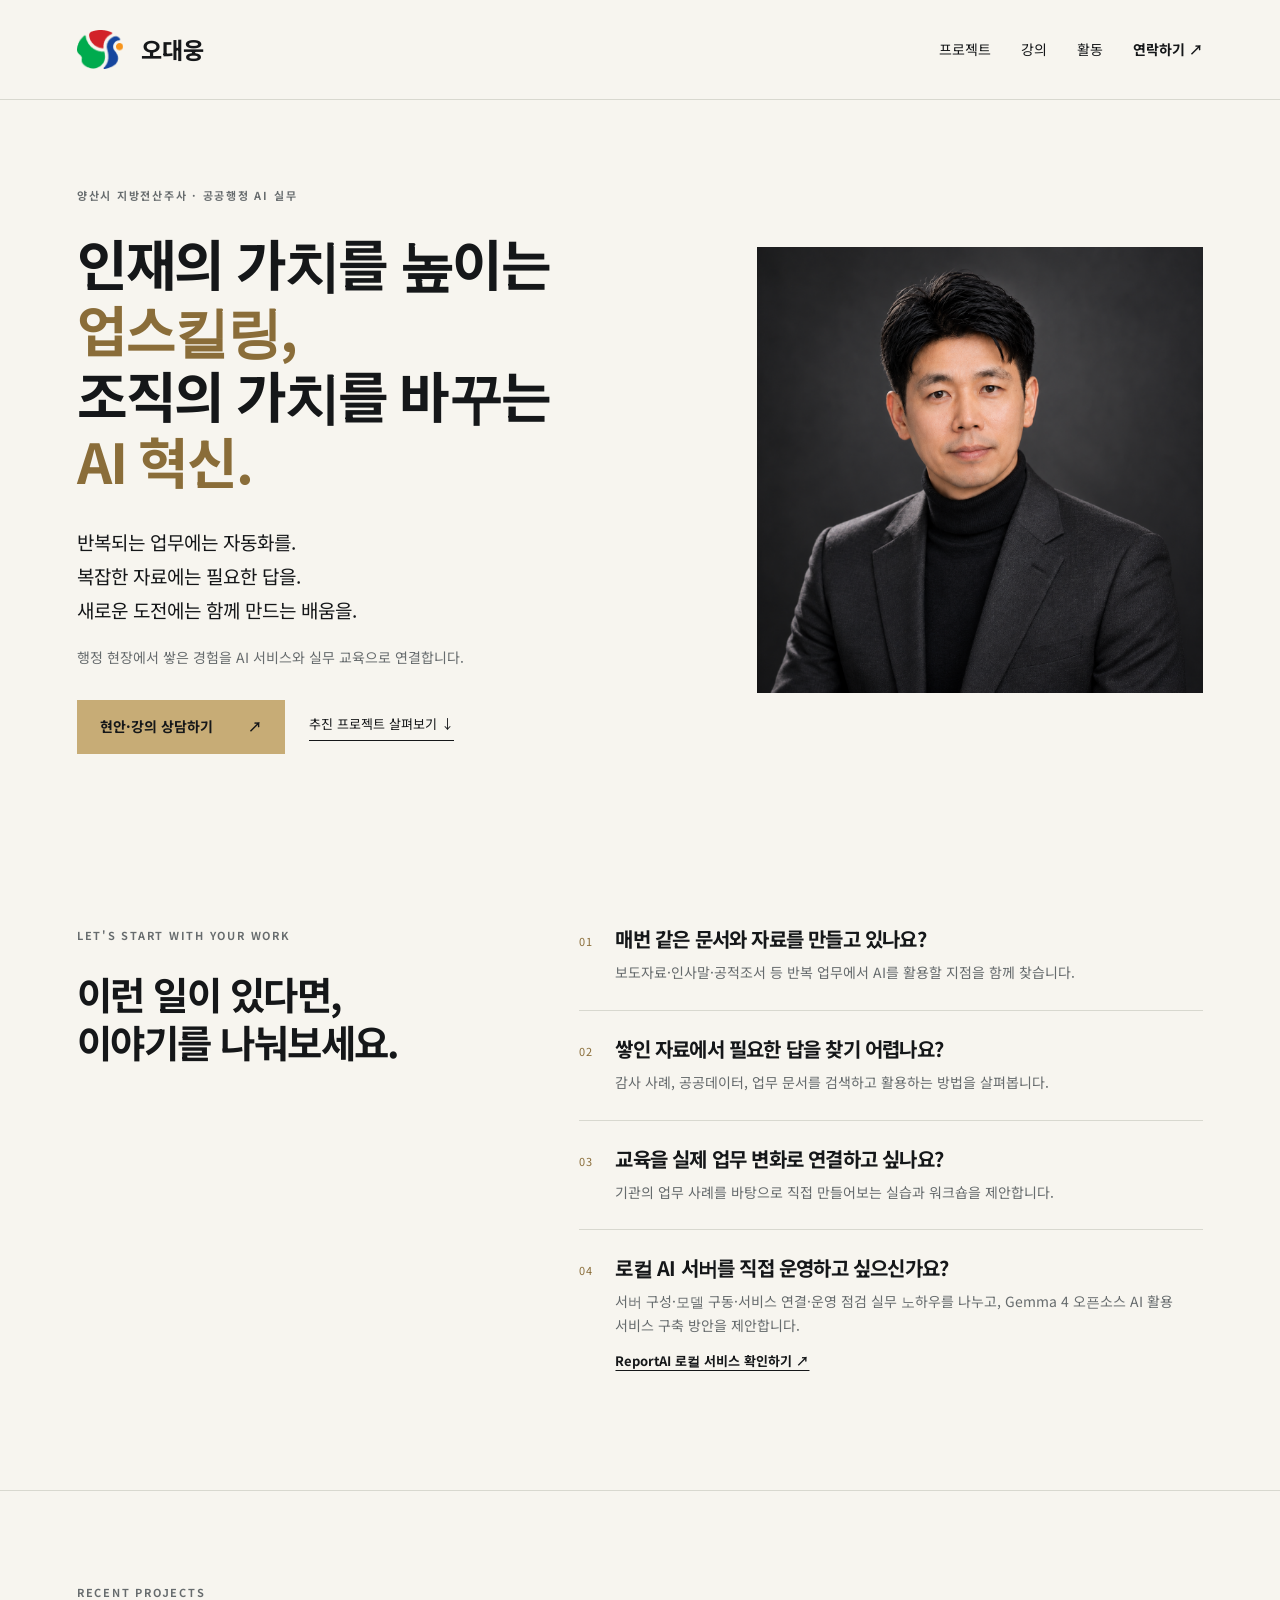
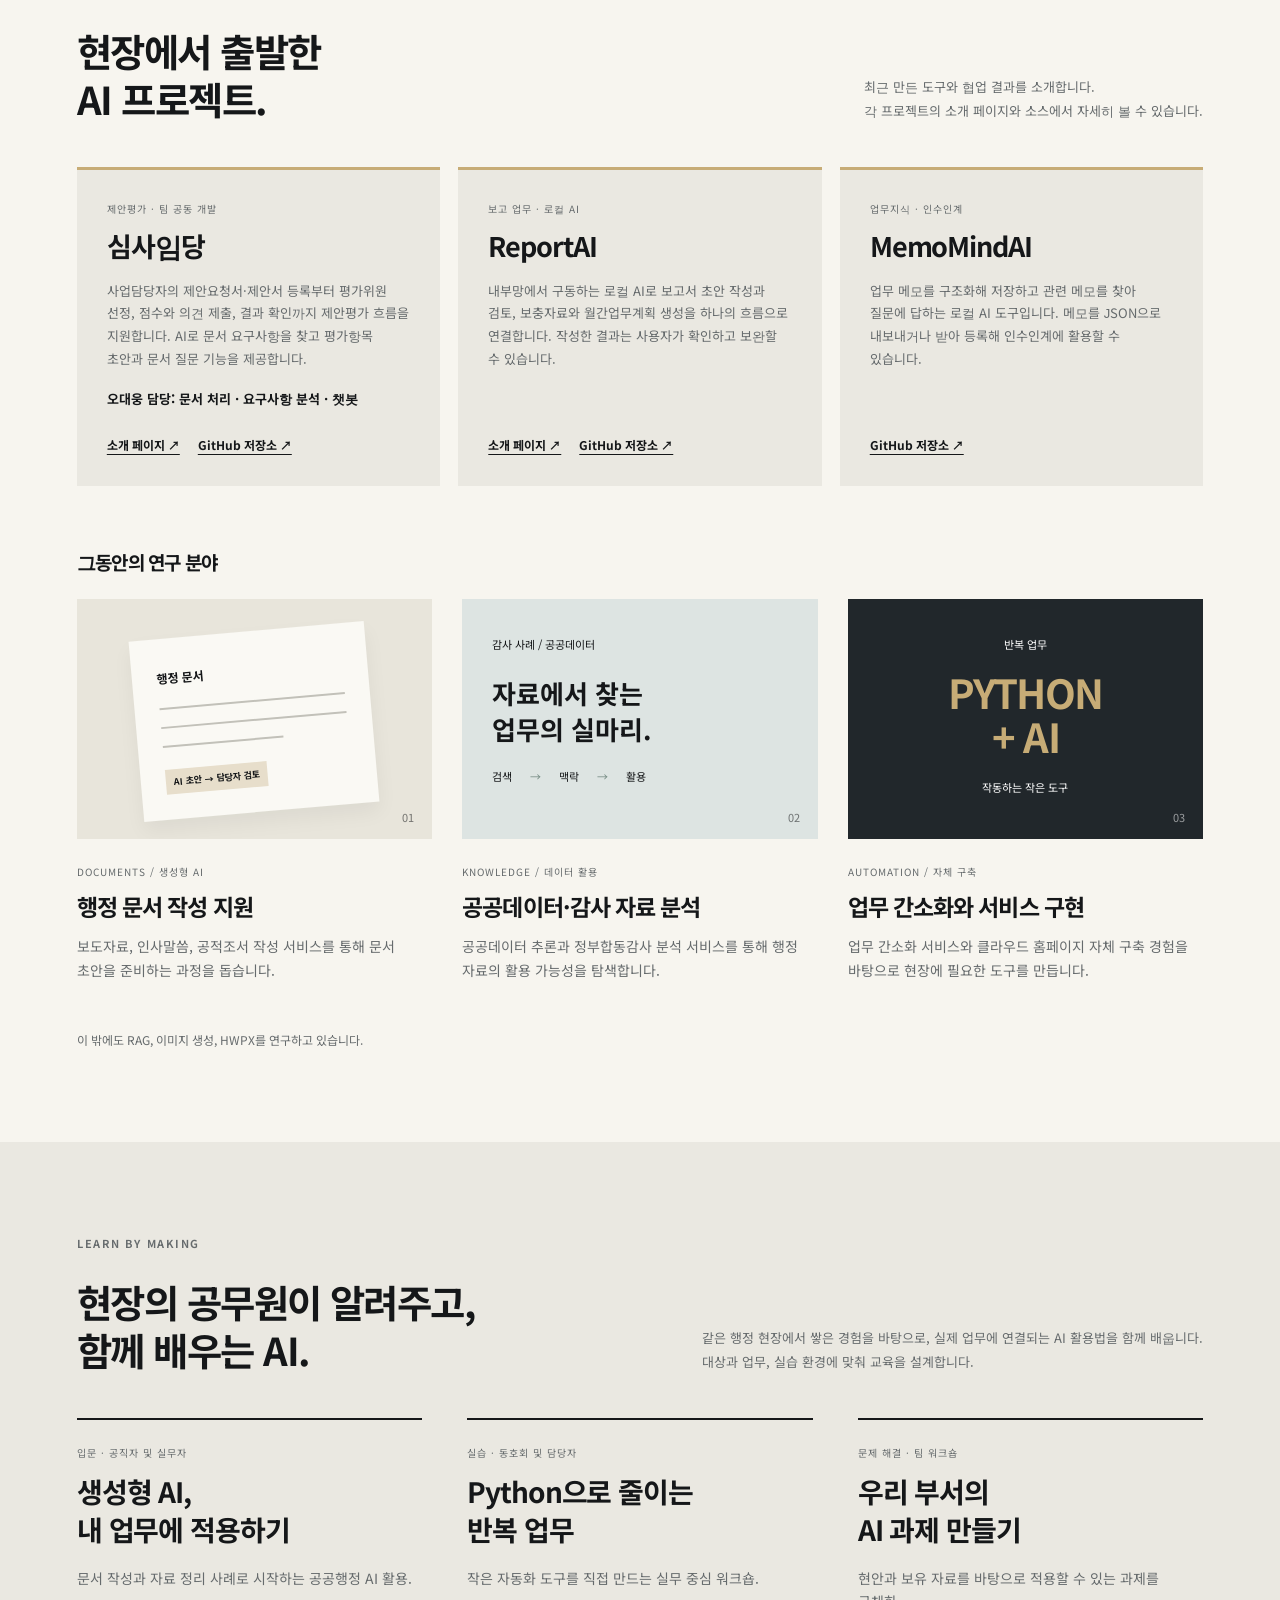
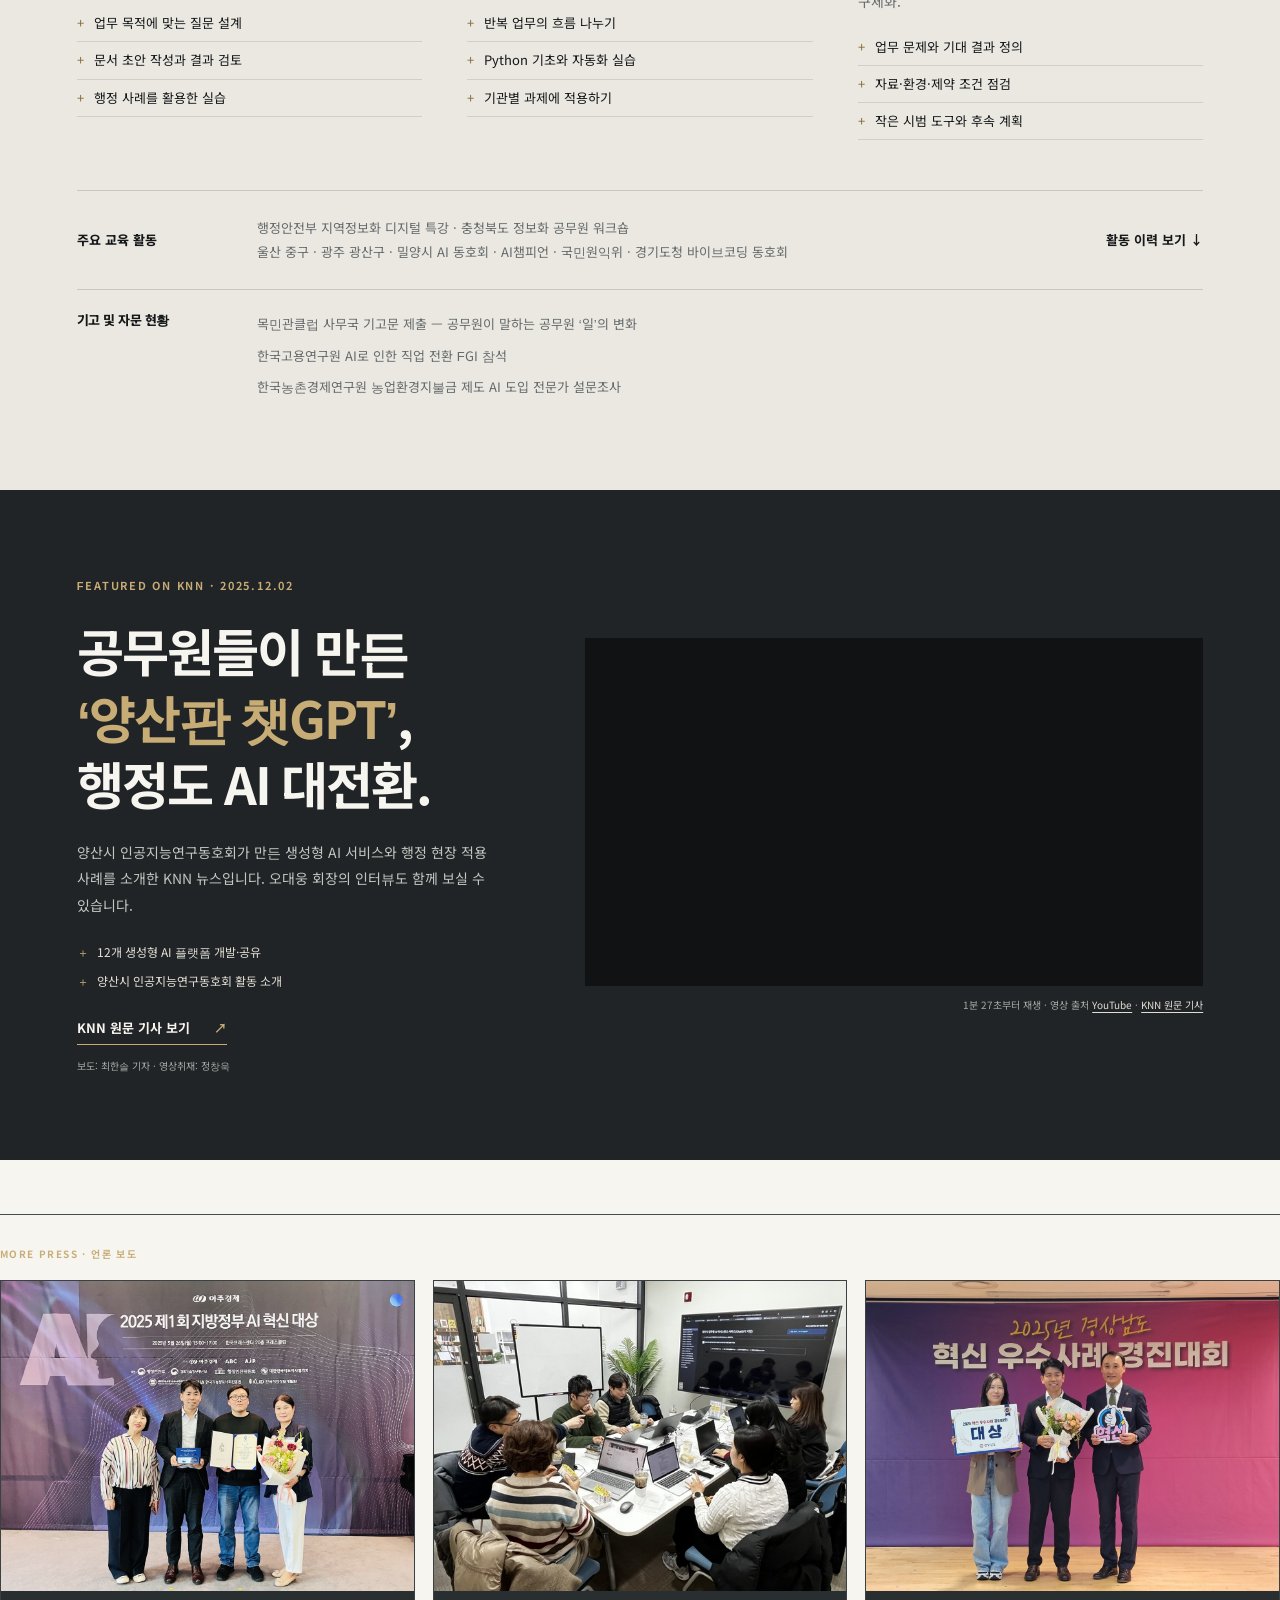
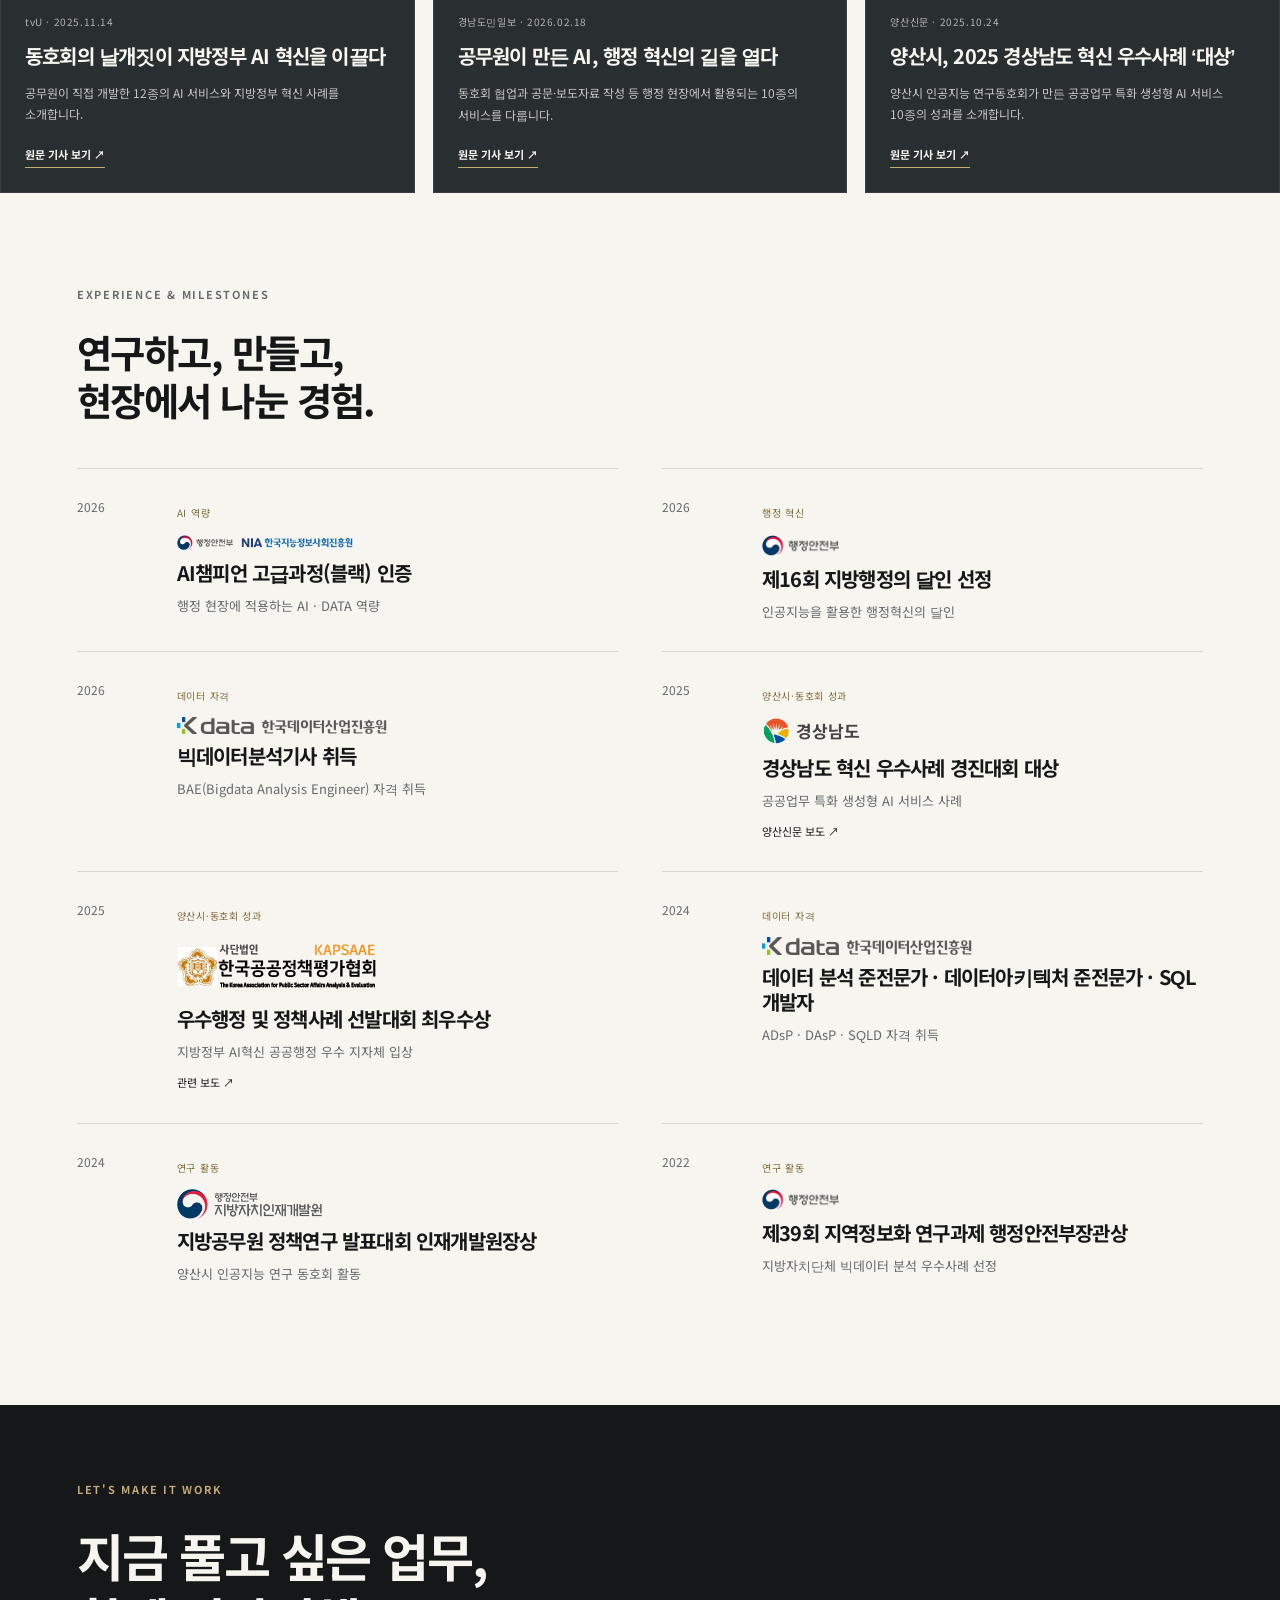
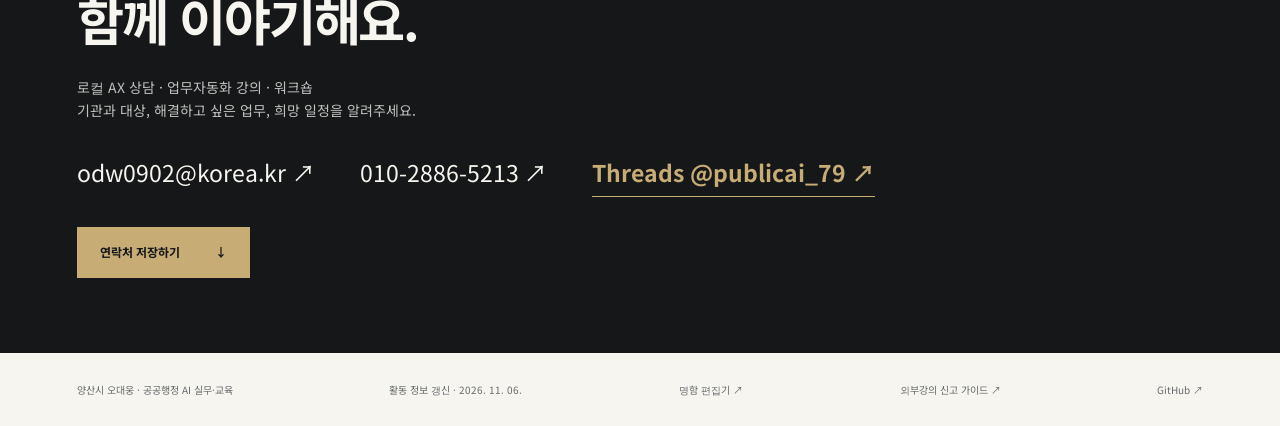
<file: index.html>
<!doctype html>
<html lang="ko">
<head>
  <meta charset="utf-8"><meta name="viewport" content="width=device-width, initial-scale=1">
  <title>양산시 오대웅 | 공공행정 AI 프로젝트 · 로컬 AX 상담·강의</title>
  <meta name="description" content="양산시 지방전산주사 오대웅의 공공행정 AI 프로젝트와 활동 소개. 로컬 AX 상담, 업무자동화 강의와 워크숍을 안내합니다.">
  <meta name="theme-color" content="#151719">
  <link rel="stylesheet" href="style.css">
  <script>
    // Keep the browser from restoring the previous scroll position on reload.
    if ("scrollRestoration" in history) history.scrollRestoration = "manual";

    const navigation = performance.getEntriesByType("navigation")[0];
    if (navigation?.type === "reload") {
      window.addEventListener("pageshow", () => {
        // Run after the browser's initial layout/anchor handling on desktop and mobile.
        requestAnimationFrame(() => requestAnimationFrame(() => {
          const root = document.documentElement;
          const previousBehavior = root.style.scrollBehavior;
          root.style.scrollBehavior = "auto";
          window.scrollTo(0, 0);
          root.style.scrollBehavior = previousBehavior;
        }));
      }, { once: true });
    }
  </script>
</head>
<body>
  <a class="skip" href="#main">본문 바로가기</a>
  <header class="header"><a class="wordmark" href="#"><img src="assets/yangsan.png" alt="양산시 마크"><span class="wordmark-name">오대웅</span></a><nav aria-label="주요 메뉴"><a href="#work">프로젝트</a><a href="#teaching">강의</a><a href="#history">활동</a><a class="nav-contact" href="#contact">연락하기 ↗</a></nav></header>
  <main id="main">
    <section class="hero">
      <div class="hero-copy"><p class="eyebrow">양산시 지방전산주사 · 공공행정 AI 실무</p><h1>인재의 가치를 높이는 <br><em>업스킬링,</em> <br>조직의 가치를 바꾸는 <br><em>AI 혁신.</em></h1><p class="intro">반복되는 업무에는 자동화를.<br>복잡한 자료에는 필요한 답을.<br>새로운 도전에는 함께 만드는 배움을.</p><p class="hero-note">행정 현장에서 쌓은 경험을 AI 서비스와 실무 교육으로 연결합니다.</p><div class="actions"><a class="button gold" href="#contact">현안·강의 상담하기 <span>↗</span></a><a class="text-link" href="#work">추진 프로젝트 살펴보기 ↓</a></div></div>
      <aside class="identity" aria-label="소개"><img class="identity-photo" src="assets/profile-2026.png" alt="양산시 오대웅 프로필 사진"></aside>
    </section>
    <section class="section needs" id="needs"><div class="section-head"><p class="eyebrow">LET'S START WITH YOUR WORK</p><h2>이런 일이 있다면, <br>이야기를 나눠보세요.</h2></div><div class="needs-list"><article><span>01</span><div><h3>매번 같은 문서와 자료를 만들고 있나요?</h3><p>보도자료·인사말·공적조서 등 반복 업무에서 AI를 활용할 지점을 함께 찾습니다.</p></div></article><article><span>02</span><div><h3>쌓인 자료에서 필요한 답을 찾기 어렵나요?</h3><p>감사 사례, 공공데이터, 업무 문서를 검색하고 활용하는 방법을 살펴봅니다.</p></div></article><article><span>03</span><div><h3>교육을 실제 업무 변화로 연결하고 싶나요?</h3><p>기관의 업무 사례를 바탕으로 직접 만들어보는 실습과 워크숍을 제안합니다.</p></div></article><article><span>04</span><div><h3>로컬 AI 서버를 직접 운영하고 싶으신가요?</h3><p>서버 구성·모델 구동·서비스 연결·운영 점검 실무 노하우를 나누고, Gemma 4 오픈소스 AI 활용 서비스 구축 방안을 제안합니다.</p><a href="https://daeung79.github.io/ReportAI/" target="_blank" rel="noopener">ReportAI 로컬 서비스 확인하기 ↗</a></div></article></div></section>
    <section class="section work" id="work"><div class="section-head"><div><p class="eyebrow">RECENT PROJECTS</p><h2>현장에서 출발한 <br>AI 프로젝트.</h2></div><p class="section-caption">최근 만든 도구와 협업 결과를 소개합니다.<br>각 프로젝트의 소개 페이지와 소스에서 자세히 볼 수 있습니다.</p></div>
      <div class="recent-projects">
        <article class="recent-project"><p class="tag">제안평가 · 팀 공동 개발</p><h3>심사임당</h3><p>사업담당자의 제안요청서·제안서 등록부터 평가위원 선정, 점수와 의견 제출, 결과 확인까지 제안평가 흐름을 지원합니다. AI로 문서 요구사항을 찾고 평가항목 초안과 문서 질문 기능을 제공합니다.</p><p class="project-role">오대웅 담당: 문서 처리 · 요구사항 분석 · 챗봇</p><div class="project-links"><a href="https://daeung79.github.io/Otopilot_team_v0.2/" target="_blank" rel="noopener">소개 페이지 ↗</a><a href="https://github.com/DaeUng79/Otopilot_team_v0.2" target="_blank" rel="noopener">GitHub 저장소 ↗</a></div></article>
        <article class="recent-project"><p class="tag">보고 업무 · 로컬 AI</p><h3>ReportAI</h3><p>내부망에서 구동하는 로컬 AI로 보고서 초안 작성과 검토, 보충자료와 월간업무계획 생성을 하나의 흐름으로 연결합니다. 작성한 결과는 사용자가 확인하고 보완할 수 있습니다.</p><div class="project-links"><a href="https://daeung79.github.io/ReportAI/" target="_blank" rel="noopener">소개 페이지 ↗</a><a href="https://github.com/DaeUng79/ReportAI" target="_blank" rel="noopener">GitHub 저장소 ↗</a></div></article>
        <article class="recent-project"><p class="tag">업무지식 · 인수인계</p><h3>MemoMindAI</h3><p>업무 메모를 구조화해 저장하고 관련 메모를 찾아 질문에 답하는 로컬 AI 도구입니다. 메모를 JSON으로 내보내거나 받아 등록해 인수인계에 활용할 수 있습니다.</p><div class="project-links"><a href="https://github.com/DaeUng79/MemoMindAI" target="_blank" rel="noopener">GitHub 저장소 ↗</a></div></article>
      </div>
      <h3 class="work-subheading">그동안의 연구 분야</h3><div class="projects">
      <article class="project"><div class="project-visual document" aria-hidden="true"><div class="paper"><span>행정 문서</span><i></i><i></i><i></i><b>AI 초안 → 담당자 검토</b></div><span class="visual-number">01</span></div><div class="project-info"><p class="tag">DOCUMENTS / 생성형 AI</p><h3>행정 문서 작성 지원</h3><p>보도자료, 인사말씀, 공적조서 작성 서비스를 통해 문서 초안을 준비하는 과정을 돕습니다.</p></div></article>
      <article class="project"><div class="project-visual search" aria-hidden="true"><div class="search-lines"><span>감사 사례 / 공공데이터</span><b>자료에서 찾는<br>업무의 실마리.</b><div>검색 <span>→</span> 맥락 <span>→</span> 활용</div></div><span class="visual-number">02</span></div><div class="project-info"><p class="tag">KNOWLEDGE / 데이터 활용</p><h3>공공데이터·감사 자료 분석</h3><p>공공데이터 추론과 정부합동감사 분석 서비스를 통해 행정 자료의 활용 가능성을 탐색합니다.</p></div></article>
      <article class="project"><div class="project-visual build" aria-hidden="true"><div class="blocks"><span>반복 업무</span><b>PYTHON<br>+ AI</b><span>작동하는 작은 도구</span></div><span class="visual-number">03</span></div><div class="project-info"><p class="tag">AUTOMATION / 자체 구축</p><h3>업무 간소화와 서비스 구현</h3><p>업무 간소화 서비스와 클라우드 홈페이지 자체 구축 경험을 바탕으로 현장에 필요한 도구를 만듭니다.</p></div></article>
    </div><p class="work-footnote">이 밖에도 RAG, 이미지 생성, HWPX를 연구하고 있습니다.</p></section>
    <section class="teaching section" id="teaching"><div class="section-head"><div><p class="eyebrow">LEARN BY MAKING</p><h2>현장의 공무원이 알려주고, <br>함께 배우는 AI.</h2></div><p class="section-caption">같은 행정 현장에서 쌓은 경험을 바탕으로, 실제 업무에 연결되는 AI 활용법을 함께 배웁니다.<br>대상과 업무, 실습 환경에 맞춰 교육을 설계합니다.</p></div><div class="courses"><article><p class="tag">입문 · 공직자 및 실무자</p><h3>생성형 AI, <br>내 업무에 적용하기</h3><p>문서 작성과 자료 정리 사례로 시작하는 공공행정 AI 활용.</p><ul><li>업무 목적에 맞는 질문 설계</li><li>문서 초안 작성과 결과 검토</li><li>행정 사례를 활용한 실습</li></ul></article><article><p class="tag">실습 · 동호회 및 담당자</p><h3>Python으로 줄이는 <br>반복 업무</h3><p>작은 자동화 도구를 직접 만드는 실무 중심 워크숍.</p><ul><li>반복 업무의 흐름 나누기</li><li>Python 기초와 자동화 실습</li><li>기관별 과제에 적용하기</li></ul></article><article><p class="tag">문제 해결 · 팀 워크숍</p><h3>우리 부서의 <br>AI 과제 만들기</h3><p>현안과 보유 자료를 바탕으로 적용할 수 있는 과제를 구체화.</p><ul><li>업무 문제와 기대 결과 정의</li><li>자료·환경·제약 조건 점검</li><li>작은 시범 도구와 후속 계획</li></ul></article></div><div class="teaching-proof"><span>주요 교육 활동</span><p>행정안전부 지역정보화 디지털 특강 · 충청북도 정보화 공무원 워크숍<br>울산 중구 · 광주 광산구 · 밀양시 AI 동호회 · AI챔피언 · 국민원익위 · 경기도청 바이브코딩 동호회</p><a href="#history">활동 이력 보기 ↓</a></div><div class="teaching-contributions"><h3>기고 및 자문 현황</h3><ul><li>목민관클럽 사무국 기고문 제출 — 공무원이 말하는 공무원 ‘일’의 변화</li><li>한국고용연구원 AI로 인한 직업 전환 FGI 참석</li><li>한국농촌경제연구원 농업환경지불금 제도 AI 도입 전문가 설문조사</li></ul></div></section>
    <section class="news-feature" id="news" aria-labelledby="news-title"><div class="news-inner"><div class="news-copy"><p class="eyebrow">FEATURED ON KNN · 2025.12.02</p><h2 id="news-title">공무원들이 만든<br><em>‘양산판 챗GPT’</em>,<br>행정도 AI 대전환.</h2><p class="news-summary">양산시 인공지능연구동호회가 만든 생성형 AI 서비스와 행정 현장 적용 사례를 소개한 KNN 뉴스입니다. 오대웅 회장의 인터뷰도 함께 보실 수 있습니다.</p><div class="news-facts"><span>12개 생성형 AI 플랫폼 개발·공유</span><span>양산시 인공지능연구동호회 활동 소개</span></div><a class="news-source" href="https://news.knn.co.kr/news/article/180848" target="_blank" rel="noopener">KNN 원문 기사 보기 <span>↗</span></a><p class="news-credit">보도: 최한솔 기자 · 영상취재: 정창욱</p></div><div class="news-player-wrap"><div class="news-player"><iframe src="https://www.youtube-nocookie.com/embed/ME1xnCyJGRc?start=87" title="KNN 뉴스: 공무원들이 만든 양산판 챗GPT, 행정도 AI 대전환 — 1분 27초부터" loading="lazy" allow="accelerometer; autoplay; clipboard-write; encrypted-media; gyroscope; picture-in-picture; web-share" allowfullscreen referrerpolicy="strict-origin-when-cross-origin"></iframe></div><p class="player-caption">1분 27초부터 재생 · 영상 출처 <a href="https://youtu.be/ME1xnCyJGRc?t=87" target="_blank" rel="noopener">YouTube</a> · <a href="https://news.knn.co.kr/news/article/180848" target="_blank" rel="noopener">KNN 원문 기사</a></p></div></div></section>
    <div class="news-coverage" aria-label="관련 언론 보도"><p class="coverage-label">MORE PRESS · 언론 보도</p><div class="coverage-grid"><article class="coverage-card"><img class="coverage-image" src="assets/press/tvu-ai-research.jpg" alt="2025 제1회 지방정부 AI 혁신 대상 시상식에서 기념촬영한 양산시 인공지능 연구 동호회" loading="lazy"><div class="coverage-copy"><p class="coverage-meta">tvU · 2025.11.14</p><h3>동호회의 날개짓이 지방정부 AI 혁신을 이끌다</h3><p>공무원이 직접 개발한 12종의 AI 서비스와 지방정부 혁신 사례를 소개합니다.</p><a href="https://www.thevoiceofus.co.kr/news/article.html?no=15057" target="_blank" rel="noopener">원문 기사 보기 <span>↗</span></a></div></article><article class="coverage-card"><img class="coverage-image" src="assets/press/idomin-ai-research.jpeg" alt="양산시 인공지능 연구 동호회가 정기모임에서 업무용 AI 서비스 개선을 논의하는 모습" loading="lazy"><div class="coverage-copy"><p class="coverage-meta">경남도민일보 · 2026.02.18</p><h3>공무원이 만든 AI, 행정 혁신의 길을 열다</h3><p>동호회 협업과 공문·보도자료 작성 등 행정 현장에서 활용되는 10종의 서비스를 다룹니다.</p><a href="https://www.idomin.com/news/articleView.html?idxno=956565" target="_blank" rel="noopener">원문 기사 보기 <span>↗</span></a></div></article><article class="coverage-card"><img class="coverage-image" src="assets/press/jjjachinews-innovation-award-2025.jpg" alt="2025 경상남도 혁신 우수사례 경진대회에서 대상을 수상한 양산시 관계자들의 기념사진" loading="lazy"><div class="coverage-copy"><p class="coverage-meta">양산신문 · 2025.10.24</p><h3>양산시, 2025 경상남도 혁신 우수사례 ‘대상’</h3><p>양산시 인공지능 연구동호회가 만든 공공업무 특화 생성형 AI 서비스 10종의 성과를 소개합니다.</p><a href="https://www.yangsanilbo.com/news/articleView.html?idxno=120053" target="_blank" rel="noopener">원문 기사 보기 <span>↗</span></a></div></article></div></div>
    <section class="section history" id="history"><div class="section-head"><div><p class="eyebrow">EXPERIENCE & MILESTONES</p><h2>연구하고, 만들고, <br>현장에서 나눈 경험.</h2></div></div><div class="timeline">
      <article><time>2026</time><div><span class="timeline-tag">AI 역량</span><div class="certification-heading"><div class="certification-logos" aria-label="인증 운영 기관"><img src="assets/mois.png" alt="행정안전부"><img src="assets/nia.png" alt="한국지능정보사회진흥원"></div><h3>AI챔피언 고급과정(블랙) 인증</h3></div><p>행정 현장에 적용하는 AI · DATA 역량</p></div></article>
      <article><time>2026</time><div><span class="timeline-tag">행정 혁신</span><div class="certification-heading"><div class="certification-logos" aria-label="선정 기관"><img src="assets/mois.png" alt="행정안전부"></div><h3>제16회 지방행정의 달인 선정</h3></div><p>인공지능을 활용한 행정혁신의 달인</p></div></article>
      <article><time>2026</time><div><span class="timeline-tag">데이터 자격</span><div class="institution-line"><img class="kdata-logo" src="assets/kdata-logo.png" alt="한국데이터산업진흥원"></div><h3>빅데이터분석기사 취득</h3><p>BAE(Bigdata Analysis Engineer) 자격 취득</p></div></article>
      <article><time>2025</time><div><span class="timeline-tag">양산시·동호회 성과</span><div class="certification-heading"><div class="province-mark"><img src="assets/gyeongnam-symbol.gif" alt=""><span>경상남도</span></div><h3>경상남도 혁신 우수사례 경진대회 대상</h3></div><p>공공업무 특화 생성형 AI 서비스 사례</p><a href="https://www.yangsanilbo.com/news/articleView.html?idxno=120053" target="_blank" rel="noopener">양산신문 보도 ↗</a></div></article>
      <article><time>2025</time><div><span class="timeline-tag">양산시·동호회 성과</span><div class="institution-line"><img class="association-logo" src="assets/kapsaae-logo.png" alt="사단법인 한국공공정책평가협회"></div><h3>우수행정 및 정책사례 선발대회 최우수상</h3><p>지방정부 AI혁신 공공행정 우수 지자체 입상</p><a href="https://www.opengo.center/news/articleView.html?idxno=33318" target="_blank" rel="noopener">관련 보도 ↗</a></div></article>
      <article><time>2024</time><div><span class="timeline-tag">데이터 자격</span><div class="institution-line"><img class="kdata-logo" src="assets/kdata-logo.png" alt="한국데이터산업진흥원"></div><h3>데이터 분석 준전문가 · 데이터아키텍처 준전문가 · SQL 개발자</h3><p>ADsP · DAsP · SQLD 자격 취득</p></div></article>
      <article><time>2024</time><div><span class="timeline-tag">연구 활동</span><div class="certification-heading"><div class="certification-logos" aria-label="시상 기관"><img class="logodi-logo" src="assets/logodi-mi.png" alt="행정안전부 지방자치인재개발원"></div><h3>지방공무원 정책연구 발표대회 인재개발원장상</h3></div><p>양산시 인공지능 연구 동호회 활동</p></div></article>
      <article><time>2022</time><div><span class="timeline-tag">연구 활동</span><div class="certification-heading"><div class="certification-logos" aria-label="시상 기관"><img src="assets/mois.png" alt="행정안전부"></div><h3>제39회 지역정보화 연구과제 행정안전부장관상</h3></div><p>지방자치단체 빅데이터 분석 우수사례 선정</p></div></article>
    </div></section>
    <section class="contact section" id="contact"><p class="eyebrow">LET'S MAKE IT WORK</p><h2>지금 풀고 싶은 업무, <br>함께 이야기해요.</h2><p>로컬 AX 상담 · 업무자동화 강의 · 워크숍<br>기관과 대상, 해결하고 싶은 업무, 희망 일정을 알려주세요.</p><div class="contact-links"><a href="mailto:odw0902@korea.kr?subject=AI%20%ED%98%84%EC%95%88%20%EC%83%81%EB%8B%B4%20%C2%B7%20%EA%B0%95%EC%9D%98%20%EB%AC%B8%EC%9D%98">odw0902@korea.kr ↗</a><a href="tel:+821028865213">010-2886-5213 ↗</a><a class="contact-social" href="https://www.threads.com/@publicai_79" target="_blank" rel="noopener noreferrer" aria-label="Threads에서 오대웅 @publicai_79 프로필 열기">Threads @publicai_79 ↗</a></div><a class="button gold" href="assets/oh-daeung.vcf" download>연락처 저장하기 <span>↓</span></a></section>
  </main>
  <footer><span>양산시 오대웅 · 공공행정 AI 실무·교육</span><span>활동 정보 갱신 · 2026. 11. 06.</span><a href="editor.html">명함 편집기 ↗</a><a href="lecture.html">외부강의 신고 가이드 ↗</a><a href="https://github.com/DaeUng79/MeetMe" target="_blank" rel="noopener">GitHub ↗</a></footer>
</body></html>
</file>
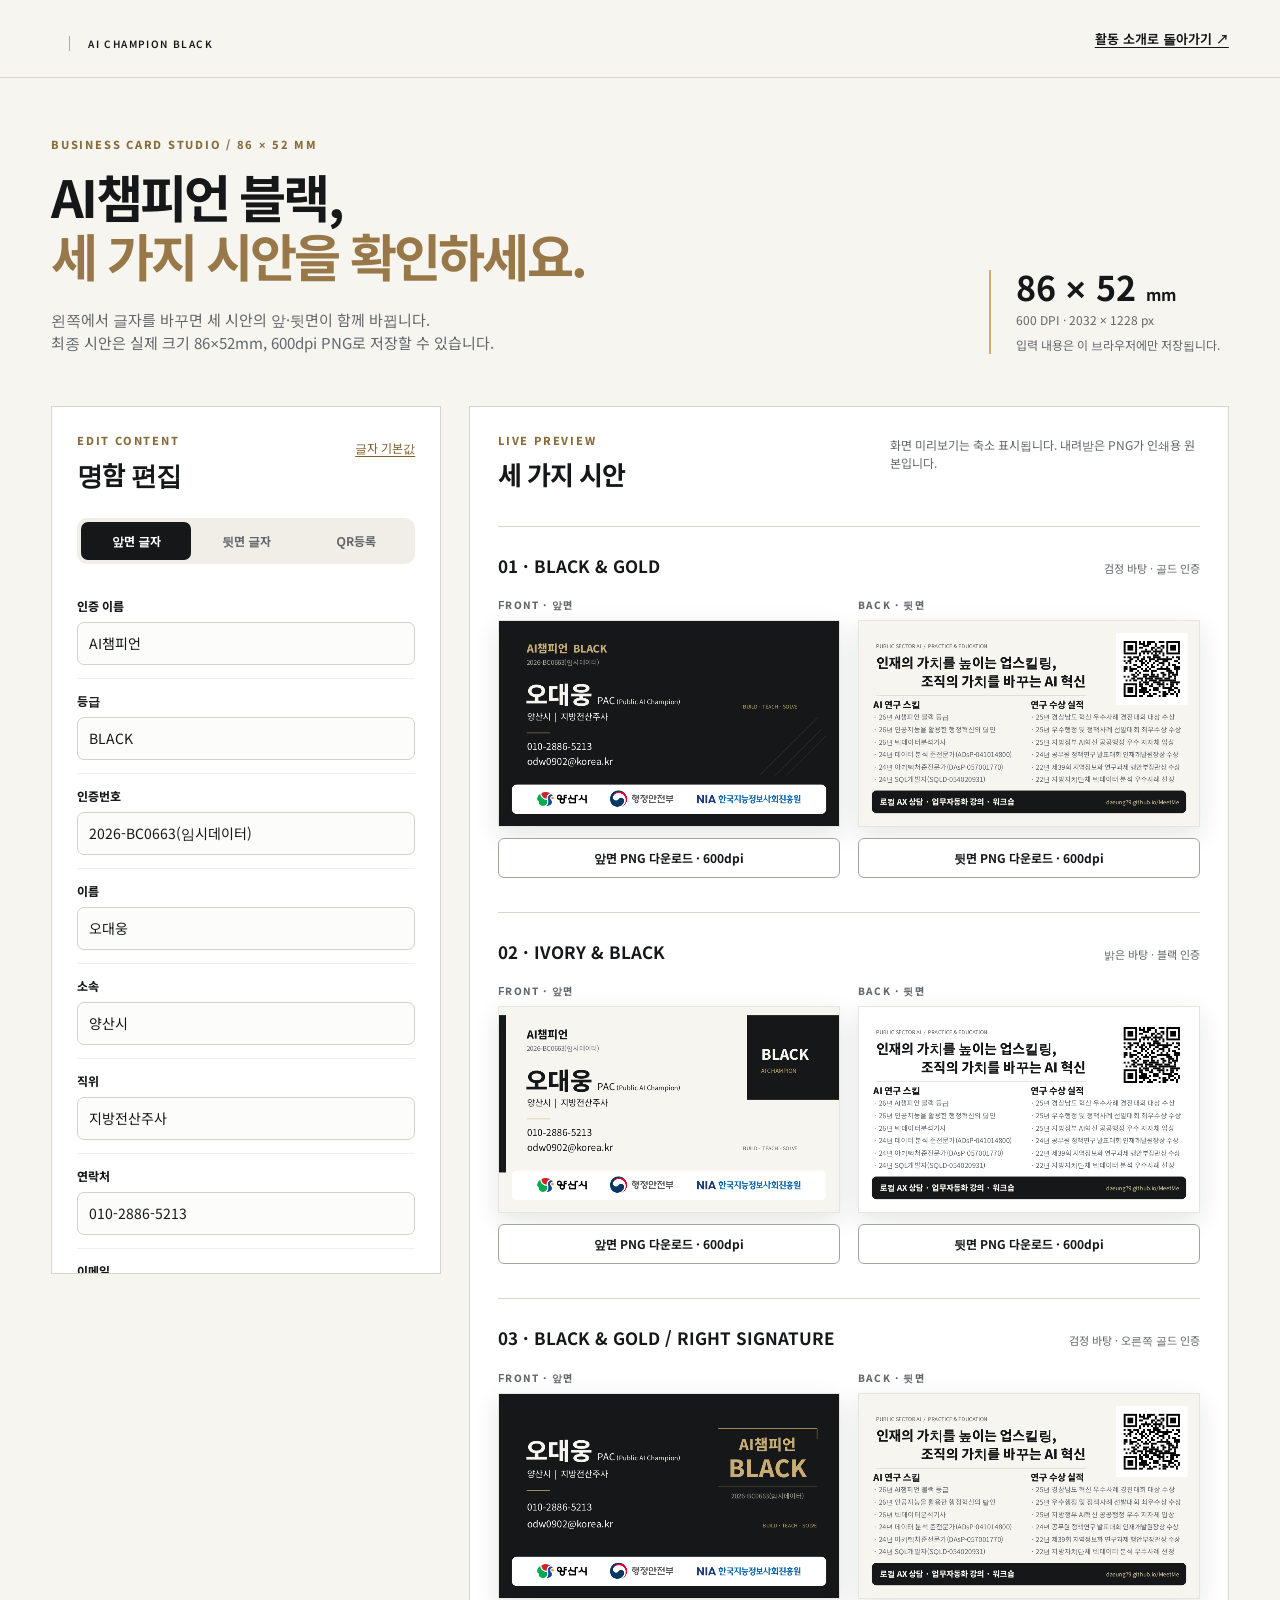
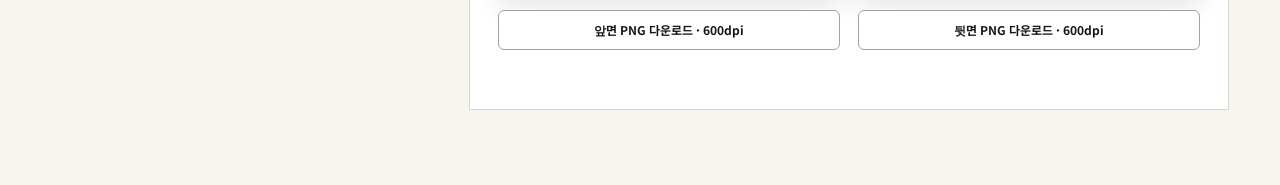
<file: editor.html>
<!doctype html>
<html lang="ko">
<head>
  <meta charset="utf-8">
  <meta name="viewport" content="width=device-width, initial-scale=1">
  <meta name="theme-color" content="#151719">
  <title>AI챔피언 BLACK 명함 편집기 | 오대웅</title>
  <meta name="description" content="한 번의 문구 수정으로 명함 3개 시안을 함께 편집하고 86×52mm, 600dpi PNG로 저장합니다.">
  <link rel="stylesheet" href="editor.css">
  <script src="editor.js" defer></script>
</head>
<body>
  <header class="topbar"><a href="./" class="brand"><span>AI CHAMPION BLACK</span></a><a href="./" class="back-link">활동 소개로 돌아가기 ↗</a></header>
  <main>
    <section class="intro"><div><p class="eyebrow">BUSINESS CARD STUDIO / 86 × 52 MM</p><h1>AI챔피언 블랙,<br><em>세 가지 시안을 확인하세요.</em></h1><p>왼쪽에서 글자를 바꾸면 세 시안의 앞·뒷면이 함께 바뀝니다.<br>최종 시안은 실제 크기 86×52mm, 600dpi PNG로 저장할 수 있습니다.</p></div><div class="spec"><strong>86 × 52 <small>mm</small></strong><span>600 DPI · 2032 × 1228 px</span><span>입력 내용은 이 브라우저에만 저장됩니다.</span></div></section>
    <div class="workspace">
      <aside class="controls" aria-label="명함 편집"><div class="controls-head"><div><p class="eyebrow">EDIT CONTENT</p><h2>명함 편집</h2></div><button type="button" id="reset" class="quiet">글자 기본값</button></div><div class="tabs" role="tablist" aria-label="편집할 항목"><button type="button" id="tab-front" role="tab" aria-selected="true" aria-controls="front-fields">앞면 글자</button><button type="button" id="tab-back" role="tab" aria-selected="false" aria-controls="back-fields">뒷면 글자</button><button type="button" id="tab-images" role="tab" aria-selected="false" aria-controls="image-fields">QR등록</button></div><form id="card-form" autocomplete="off"><div id="front-fields" role="tabpanel" aria-labelledby="tab-front"></div><div id="back-fields" role="tabpanel" aria-labelledby="tab-back" hidden></div></form><div id="image-fields" role="tabpanel" aria-labelledby="tab-images" hidden><p class="upload-intro">등록한 QR 이미지는 세 시안 뒷면의 QR 자리에 적용됩니다.</p><div id="upload-list"></div><p class="field-hint">PNG·JPG·WebP 지원. 이미지는 이 브라우저에만 저장되며 서버로 전송되지 않습니다. QR을 바꾼 뒤에는 내려받은 PNG를 휴대전화로 스캔해 확인하세요.</p></div><p class="form-note">글자와 등록 이미지는 이 브라우저에만 자동 저장됩니다. QR 기본값은 <a href="https://daeung79.github.io/MeetMe/" target="_blank" rel="noopener">활동 소개 사이트</a>로 연결됩니다.</p></aside>
      <section class="previews" aria-label="명함 시안"><div class="previews-head"><div><p class="eyebrow">LIVE PREVIEW</p><h2>세 가지 시안</h2></div><p>화면 미리보기는 축소 표시됩니다. 내려받은 PNG가 인쇄용 원본입니다.</p></div><div id="status" class="status" role="status" aria-live="polite"></div><div id="card-grid"></div></section>
    </div>
  </main>
</body>
</html>
</file>
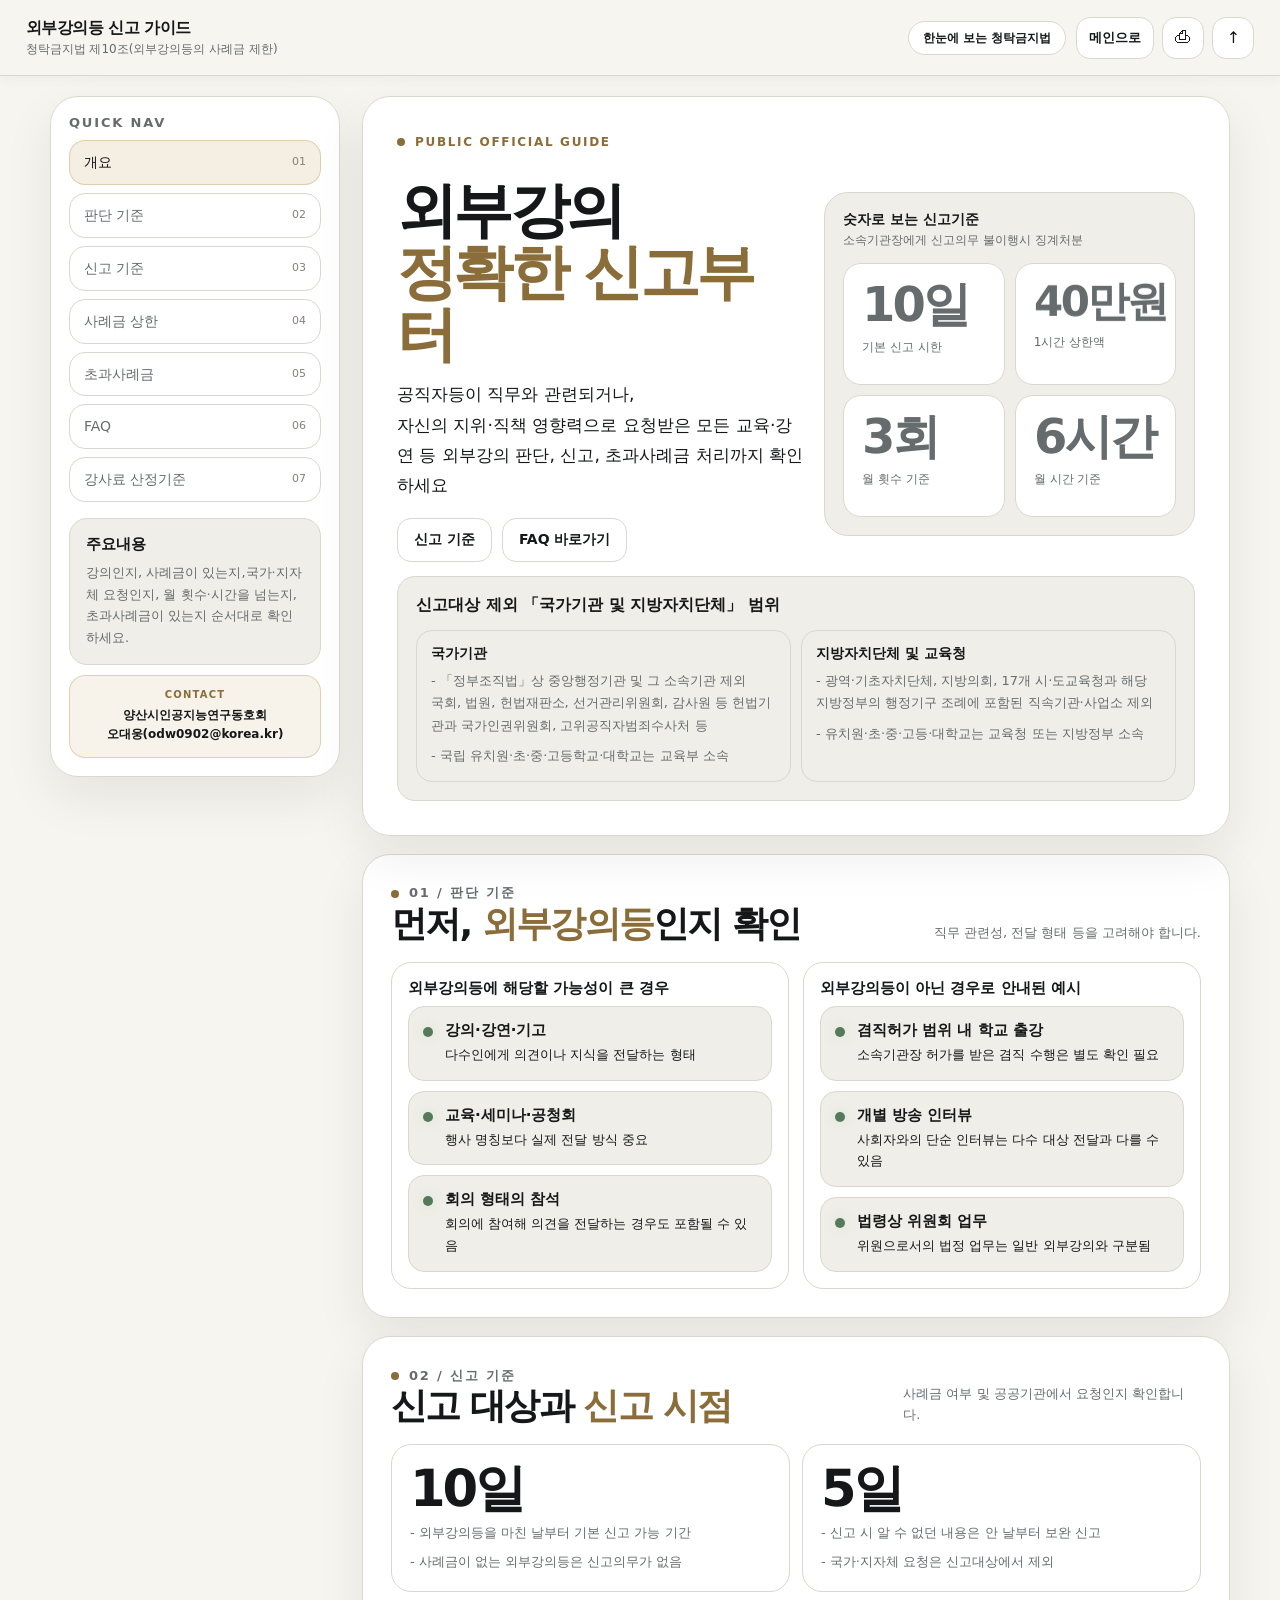
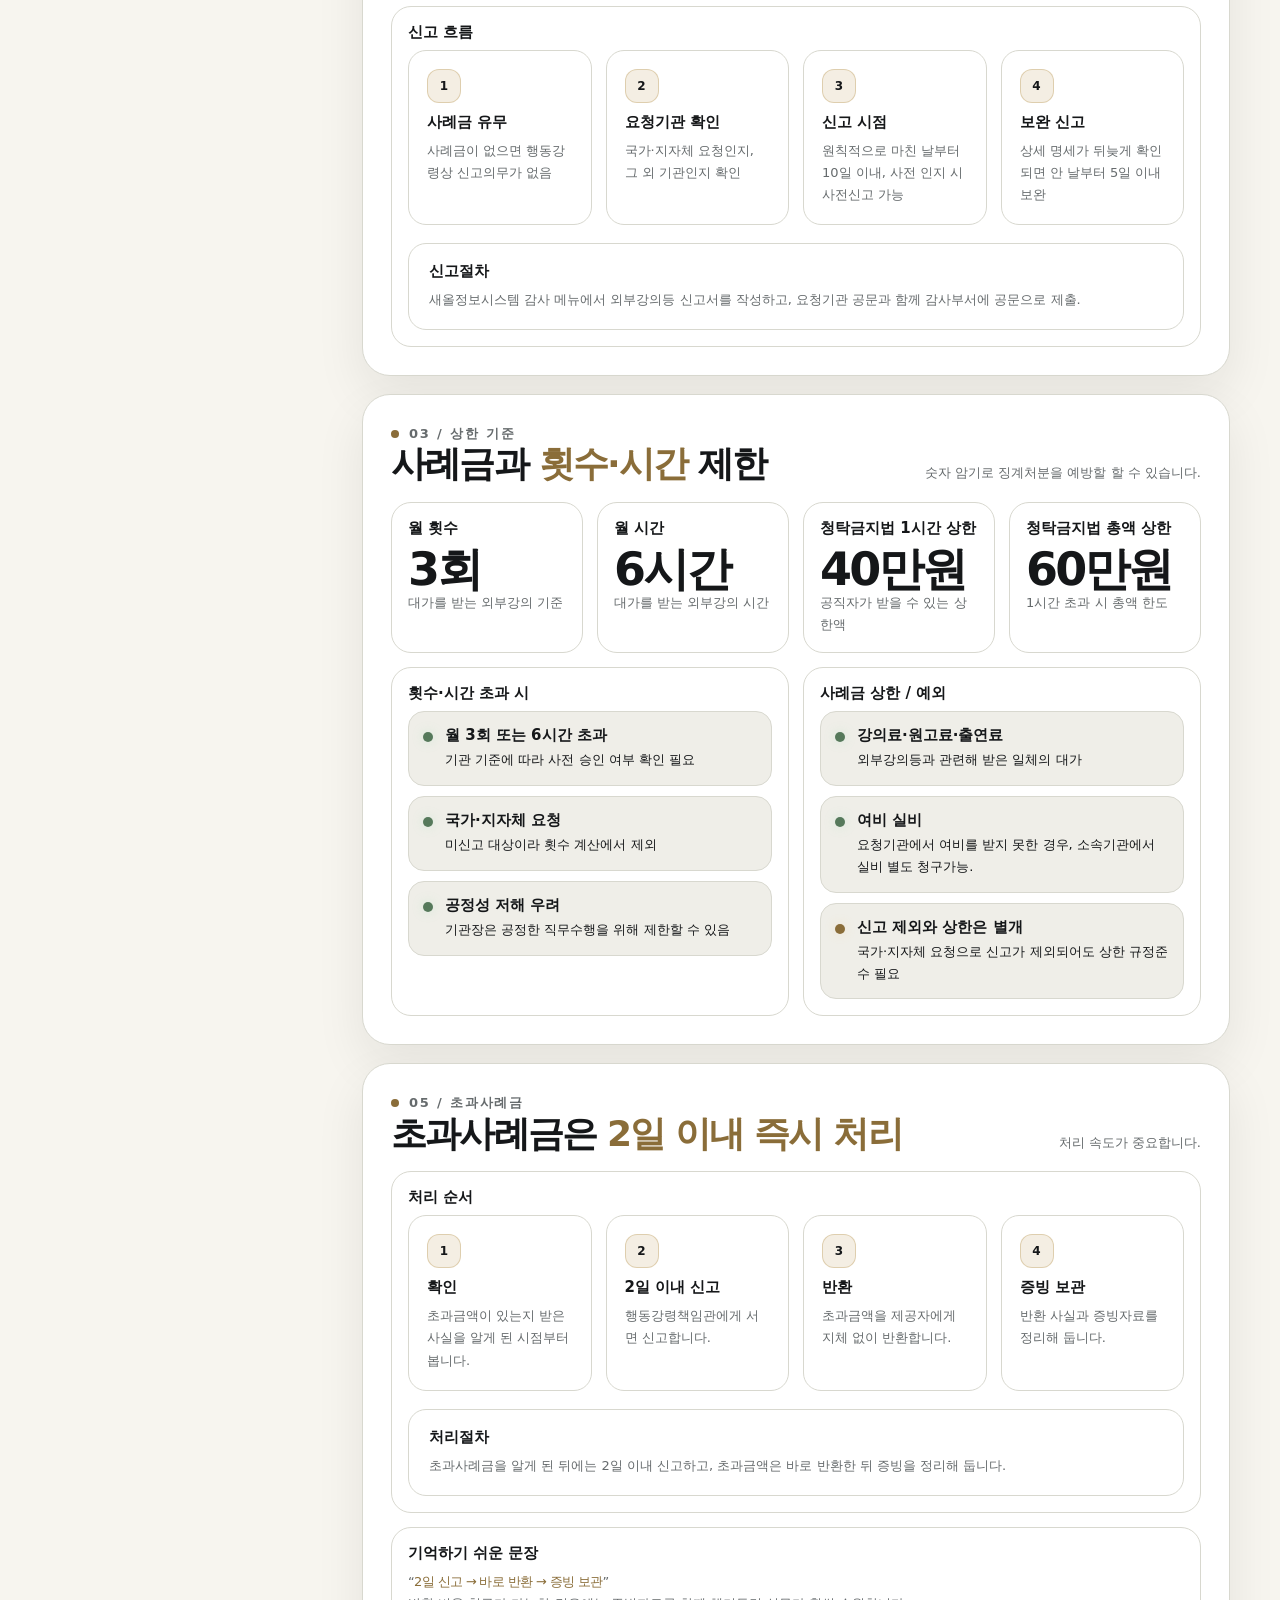
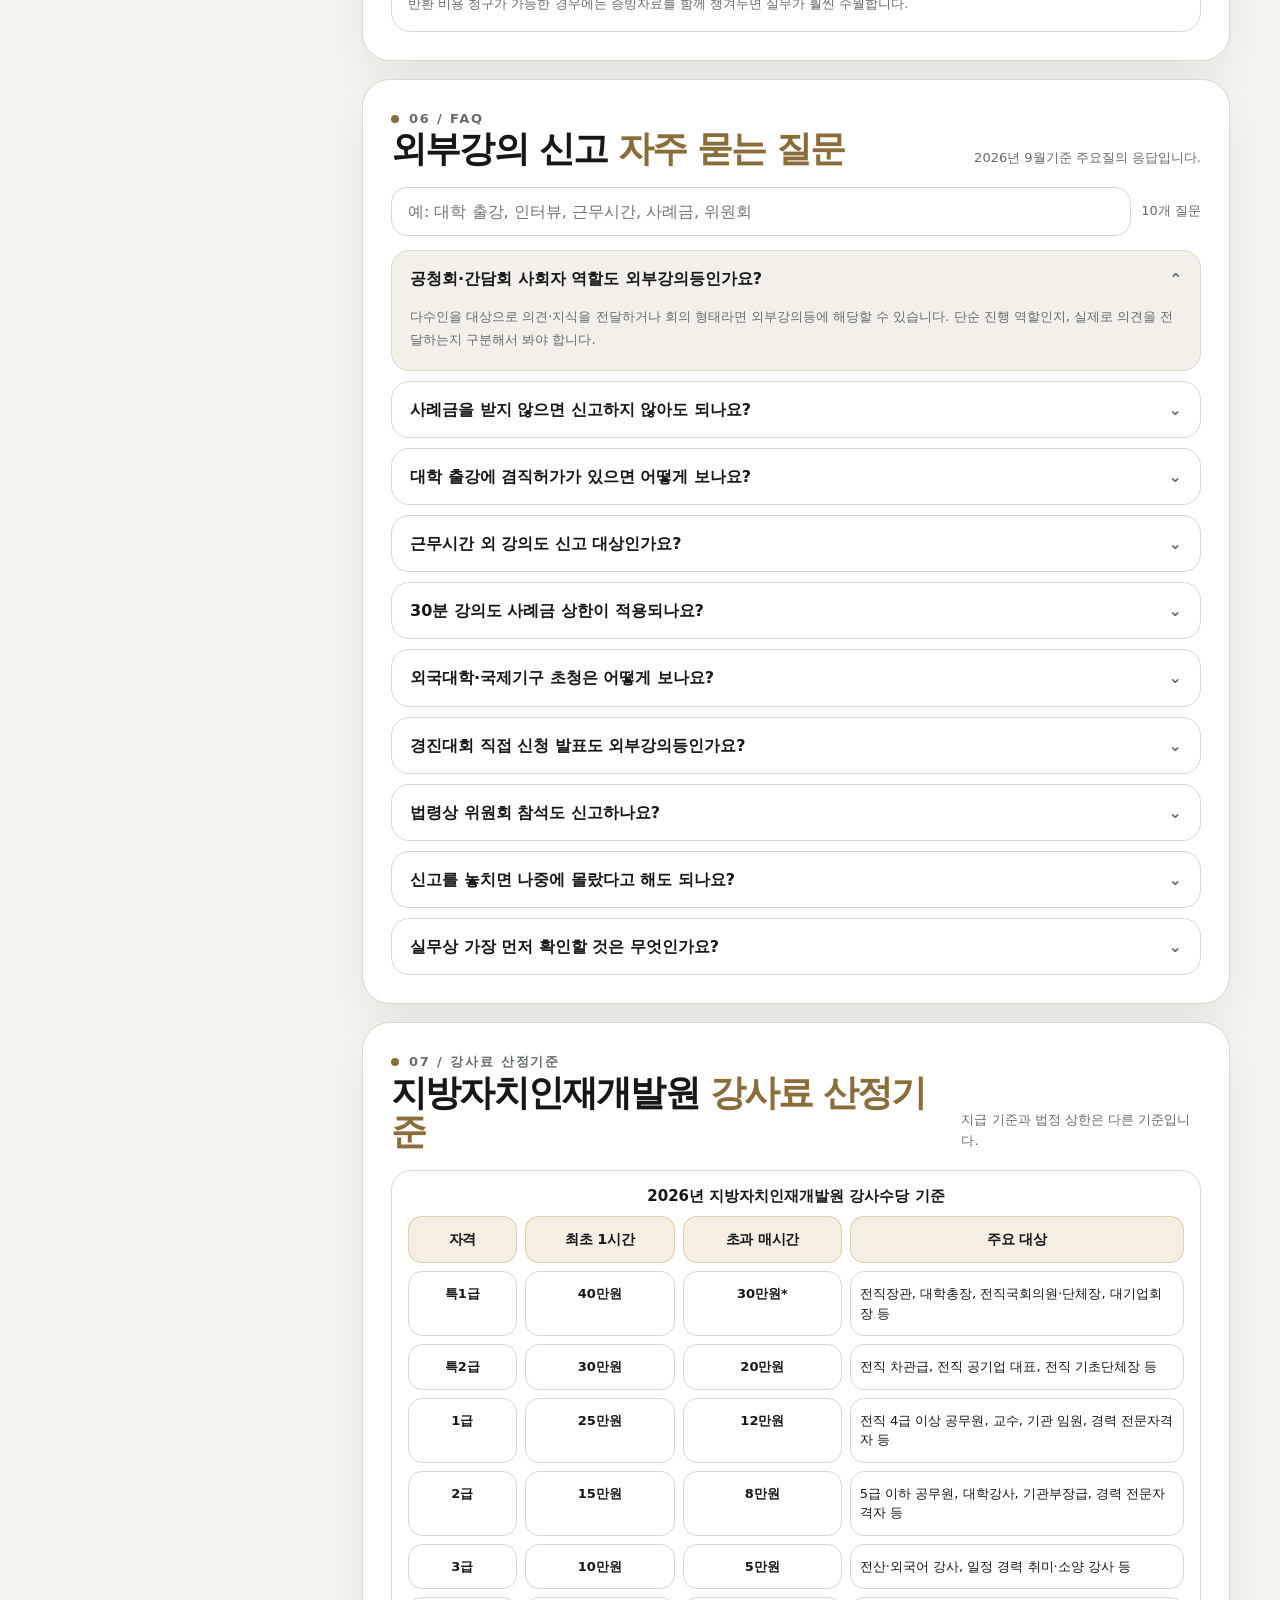
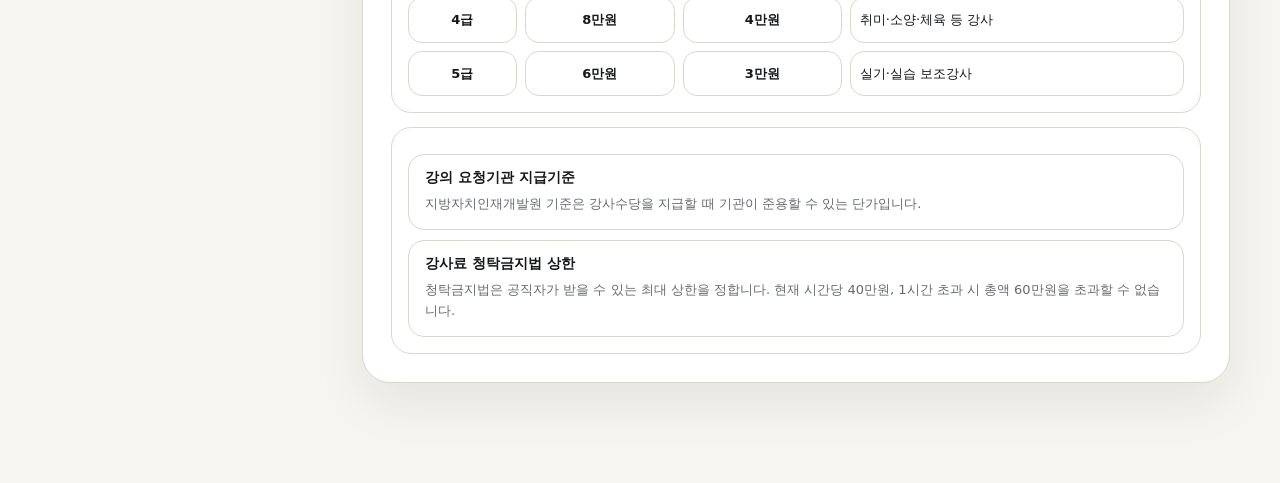
<file: lecture.html>
<!DOCTYPE html>
<html lang="ko">
<head>
  <meta charset="UTF-8" />
  <meta name="viewport" content="width=device-width, initial-scale=1.0" />
  <meta name="theme-color" content="#f7f5ef" />
  <meta name="color-scheme" content="light" />
  <title>외부강의등 신고 가이드 | 지방 공직자용</title>
  <style>
    :root {
      --bg: #f7f5ef;
      --bg2: #efeee8;
      --panel: #fff;
      --panel-strong: #fff;
      --card: #fff;
      --card-2: #f2f0e9;
      --line: #d8d8cf;
      --line-2: rgba(199, 172, 118, 0.48);
      --text: #151719;
      --muted: #666b6d;
      --muted-2: #858179;
      --accent: #c7ac76;
      --accent-2: #8a6d39;
      --accent-3: #8a6d39;
      --danger: #a6453f;
      --ok: #56795b;
      --shadow: 0 20px 50px rgba(21, 23, 25, 0.08);
      --radius-xl: 28px;
      --radius-lg: 22px;
      --radius-md: 18px;
      --radius-sm: 14px;
      --header-h: 76px;
      --nav-w: 290px;
      --content-max: 1180px;
      --safe-bottom: env(safe-area-inset-bottom, 0px);
    }

    * { box-sizing: border-box; }
    html { scroll-behavior: smooth; }
    body {
      margin: 0;
      min-height: 100vh;
      color: var(--text);
      font-family: "Pretendard", "Noto Sans KR", "Apple SD Gothic Neo", "Malgun Gothic", system-ui, sans-serif;
      background: var(--bg);
      overflow-x: hidden;
    }
    body::before,
    body::after {
      display: none;
      content: "";
      position: fixed;
      inset: auto;
      pointer-events: none;
      z-index: 0;
    }
    body::before {
      top: -120px;
      left: -160px;
      width: 380px;
      height: 380px;
      background: radial-gradient(circle, rgba(116, 168, 255, 0.18), transparent 68%);
      filter: blur(8px);
      opacity: 0.85;
    }
    body::after {
      right: -100px;
      bottom: -140px;
      width: 360px;
      height: 360px;
      background: radial-gradient(circle, rgba(85, 227, 198, 0.14), transparent 66%);
      filter: blur(12px);
      opacity: 0.8;
    }

    a { color: inherit; text-decoration: none; }
    button, input { font: inherit; }
    button { cursor: pointer; }

    .shell {
      position: relative;
      z-index: 1;
      min-height: 100vh;
      display: flex;
      flex-direction: column;
    }

    .topbar {
      position: sticky;
      top: 0;
      z-index: 30;
      display: flex;
      align-items: center;
      justify-content: space-between;
      gap: 16px;
      min-height: var(--header-h);
      padding: 16px clamp(16px, 2vw, 28px);
      border-bottom: 1px solid var(--line);
      background: linear-gradient(180deg, rgba(8, 17, 31, 0.96), rgba(8, 17, 31, 0.78));
      backdrop-filter: blur(16px);
    }

    .brand {
      display: flex;
      align-items: center;
      gap: 14px;
      min-width: 0;
    }
    .brand-mark {
      width: 42px;
      height: 42px;
      border-radius: 14px;
      display: grid;
      place-items: center;
      background: linear-gradient(135deg, rgba(116, 168, 255, 0.98), rgba(85, 227, 198, 0.9));
      color: #03101a;
      font-weight: 900;
      letter-spacing: -0.05em;
      box-shadow: 0 12px 24px rgba(116, 168, 255, 0.22);
      flex: 0 0 auto;
    }
    .brand-text { min-width: 0; }
    .brand-text strong {
      display: block;
      font-size: 16px;
      line-height: 1.2;
      letter-spacing: -0.03em;
    }
    .brand-text span {
      display: block;
      margin-top: 4px;
      color: var(--muted);
      font-size: 12px;
      line-height: 1.35;
    }

    .top-meta {
      display: flex;
      align-items: center;
      gap: 10px;
      flex-wrap: wrap;
      justify-content: flex-end;
    }
    .chip {
      display: inline-flex;
      align-items: center;
      gap: 8px;
      padding: 10px 14px;
      border-radius: 999px;
      border: 1px solid var(--line);
      background: rgba(255, 255, 255, 0.04);
      color: var(--muted);
      font-size: 12px;
      line-height: 1;
      white-space: nowrap;
    }
    .chip strong { color: var(--text); font-weight: 700; }
    .actions {
      display: flex;
      align-items: center;
      gap: 8px;
    }
    .icon-btn {
      width: 42px;
      height: 42px;
      border-radius: 14px;
      border: 1px solid var(--line);
      background: rgba(255, 255, 255, 0.04);
      color: var(--text);
      display: inline-grid;
      place-items: center;
      box-shadow: none;
    }
    .icon-btn:hover { background: rgba(255, 255, 255, 0.08); }

    .workspace {
      display: grid;
      grid-template-columns: minmax(240px, var(--nav-w)) minmax(0, 1fr);
      gap: 22px;
      width: min(var(--content-max), calc(100vw - 32px));
      margin: 20px auto 100px;
      align-items: start;
    }

    .sidebar {
      position: sticky;
      top: calc(var(--header-h) + 18px);
      padding: 18px;
      border: 1px solid var(--line);
      border-radius: var(--radius-xl);
      background: linear-gradient(180deg, rgba(10, 22, 42, 0.92), rgba(8, 16, 30, 0.9));
      box-shadow: var(--shadow);
      backdrop-filter: blur(18px);
    }
    .sidebar h2 {
      margin: 0 0 10px;
      font-size: 13px;
      color: var(--muted);
      letter-spacing: 0.14em;
      text-transform: uppercase;
    }
    .sidebar nav {
      display: grid;
      gap: 8px;
    }
    .nav-link {
      display: flex;
      align-items: center;
      justify-content: space-between;
      gap: 12px;
      padding: 12px 14px;
      border-radius: 16px;
      border: 1px solid transparent;
      background: rgba(255, 255, 255, 0.03);
      color: var(--muted);
      font-size: 14px;
      line-height: 1.35;
      transition: background 0.2s ease, border-color 0.2s ease, color 0.2s ease, transform 0.2s ease;
    }
    .nav-link:hover {
      background: rgba(255, 255, 255, 0.06);
      border-color: var(--line);
      color: var(--text);
      transform: translateX(2px);
    }
    .nav-link.active {
      background: linear-gradient(135deg, rgba(116, 168, 255, 0.16), rgba(85, 227, 198, 0.10));
      border-color: var(--line-2);
      color: var(--text);
      box-shadow: 0 0 0 1px rgba(116, 168, 255, 0.04) inset;
    }
    .nav-link small {
      color: var(--muted-2);
      font-size: 11px;
      flex: 0 0 auto;
    }

    .sidebar-card {
      margin-top: 16px;
      padding: 16px;
      border-radius: 18px;
      border: 1px solid var(--line);
      background: rgba(255, 255, 255, 0.04);
    }
    .sidebar-card strong {
      display: block;
      margin-bottom: 8px;
      font-size: 15px;
    }
    .sidebar-card p {
      margin: 0;
      color: var(--muted);
      font-size: 13px;
      line-height: 1.65;
    }
    .sidebar-card .stack {
      display: flex;
      gap: 8px;
      flex-wrap: wrap;
      margin-top: 12px;
    }
    .sidebar-contact {
      margin-top: 10px;
      padding: 13px 14px;
      border-radius: 16px;
      border: 1px solid rgba(85, 227, 198, 0.18);
      background: rgba(85, 227, 198, 0.06);
      text-align: center;
    }
    .sidebar-contact span {
      display: block;
      color: var(--accent-2);
      font-size: 10px;
      font-weight: 800;
      letter-spacing: 0.12em;
    }
    .sidebar-contact a {
      display: block;
      margin-top: 6px;
      color: #d8fff7;
      font-size: 12px;
      font-weight: 700;
      line-height: 1.6;
      overflow-wrap: anywhere;
    }

    .main {
      min-width: 0;
      display: grid;
      gap: 18px;
    }

    .hero,
    .section-card,
    .footer-card {
      border: 1px solid var(--line);
      border-radius: var(--radius-xl);
      background: linear-gradient(180deg, rgba(13, 25, 46, 0.92), rgba(8, 16, 30, 0.96));
      box-shadow: var(--shadow);
      backdrop-filter: blur(18px);
    }

    .hero {
      padding: clamp(22px, 3vw, 34px);
      overflow: hidden;
      position: relative;
    }
    .hero::before {
      content: "";
      position: absolute;
      inset: auto -120px -120px auto;
      width: 280px;
      height: 280px;
      border-radius: 50%;
      background: radial-gradient(circle, rgba(116, 168, 255, 0.18), transparent 68%);
      pointer-events: none;
    }
    .eyebrow {
      display: inline-flex;
      align-items: center;
      gap: 10px;
      color: var(--accent-2);
      font-size: 12px;
      font-weight: 800;
      letter-spacing: 0.14em;
      text-transform: uppercase;
    }
    .eyebrow::before {
      content: "";
      width: 8px;
      height: 8px;
      border-radius: 999px;
      background: var(--accent-2);
      box-shadow: 0 0 16px rgba(85, 227, 198, 0.55);
    }

    .hero-grid {
      position: relative;
      display: grid;
      grid-template-columns: minmax(0, 1.05fr) minmax(320px, 0.95fr);
      gap: 18px;
      margin-top: 16px;
      align-items: center;
    }
    .hero h1 {
      margin: 14px 0 14px;
      font-size: clamp(34px, 5vw, 60px);
      line-height: 1.03;
      letter-spacing: -0.06em;
    }
    .hero h1 mark,
    .section-title mark,
    .display mark {
      color: var(--accent-2);
      background: none;
    }
    .hero p.lead {
      margin: 0;
      max-width: 62ch;
      font-size: clamp(15px, 1.35vw, 18px);
      line-height: 1.75;
      color: #cfdaee;
    }
    .hero-actions {
      display: flex;
      gap: 10px;
      flex-wrap: wrap;
      margin-top: 18px;
    }
    .btn {
      display: inline-flex;
      align-items: center;
      justify-content: center;
      gap: 8px;
      min-height: 44px;
      padding: 0 16px;
      border-radius: 14px;
      border: 1px solid var(--line);
      background: rgba(255, 255, 255, 0.05);
      color: var(--text);
      font-weight: 700;
      font-size: 14px;
    }
    .btn.primary {
      border-color: transparent;
      background: linear-gradient(135deg, rgba(116, 168, 255, 0.95), rgba(85, 227, 198, 0.92));
      color: #04131d;
    }

    .status-panel {
      padding: 18px;
      border-radius: 24px;
      background: linear-gradient(180deg, rgba(255, 255, 255, 0.06), rgba(255, 255, 255, 0.03));
      border: 1px solid var(--line);
      width: 100%;
    }
    .status-top {
      display: flex;
      justify-content: space-between;
      gap: 10px;
      align-items: flex-start;
      margin-bottom: 14px;
    }
    .status-top strong {
      display: block;
      font-size: 14px;
    }
    .status-top span {
      color: var(--muted);
      font-size: 12px;
      line-height: 1.5;
    }
    .mini-grid {
      display: grid;
      grid-template-columns: repeat(2, minmax(0, 1fr));
      gap: 10px;
    }
    .mini {
      padding: 18px;
      border-radius: 18px;
      border: 1px solid rgba(255, 255, 255, 0.07);
      background: rgba(3, 10, 18, 0.25);
      min-height: 122px;
    }
    .mini strong {
      display: block;
      font-size: 1em;
      line-height: 0.95;
      letter-spacing: -0.06em;
      margin-bottom: 10px;
    }
    .status-panel .mini strong {
      font-size: clamp(32px, 4vw, 45px);
      line-height: 0.92;
      margin-bottom: 10px;
    }
    .counter {
      display: inline-block;
      font-weight: 900;
      letter-spacing: -0.06em;
      line-height: 1;
      white-space: nowrap;
      font-variant-numeric: tabular-nums;
      -webkit-font-smoothing: antialiased;
      text-rendering: geometricPrecision;
      font-size: var(--counter-size, clamp(34px, 4.4vw, 58px));
      color: var(--text);
      will-change: transform, opacity, filter;
    }
    .counter--hero,
    .counter--metric,
    .counter--card {
      color: var(--text);
    }
    .counter--hero {
      --counter-size: clamp(32px, 4.2vw, 46px);
    }
    .counter--metric {
      --counter-size: clamp(30px, 4vw, 52px);
    }
    .counter--card {
      --counter-size: clamp(28px, 3.6vw, 46px);
      margin-right: 3px;
    }
    .memory .counter--metric {
      --counter-size: clamp(34px, 4.5vw, 56px);
    }
    .status-panel .counter--hero {
      --counter-size: clamp(34px, 4.5vw, 48px);
      display: block;
      line-height: 0.92;
      transform: translateY(0.02em);
    }
    .status-panel .mini .counter--hero {
      font-size: var(--counter-size) !important;
      line-height: 0.92;
      display: block;
      width: 100%;
    }
    .status-panel .mini:nth-child(2) strong {
      font-size: clamp(28px, 3.6vw, 40px);
    }
    .status-panel .mini:nth-child(2) .counter--hero {
      --counter-size: clamp(28px, 3.8vw, 42px);
    }
    .counter.is-animating {
      animation: counter-settle 720ms cubic-bezier(0.16, 1, 0.3, 1);
    }
    @keyframes counter-settle {
      0% {
        opacity: 0;
        transform: translateY(0.32em) scale(0.96);
        filter: blur(2px);
      }
      58% {
        opacity: 1;
        transform: translateY(-0.06em) scale(1.02);
        filter: blur(0);
      }
      100% {
        opacity: 1;
        transform: translateY(0) scale(1);
        filter: blur(0);
      }
    }
    .mini span {
      color: var(--muted);
      font-size: 12px;
      line-height: 1.45;
    }

    .section-card {
      padding: clamp(18px, 2.4vw, 28px);
    }
    .section-head {
      display: flex;
      justify-content: space-between;
      gap: 16px;
      align-items: flex-end;
      margin-bottom: 18px;
    }
    .section-title {
      margin: 0;
      font-size: clamp(24px, 3vw, 36px);
      line-height: 1.1;
      letter-spacing: -0.05em;
    }
    .section-head p {
      margin: 0;
      color: var(--muted);
      font-size: 13px;
      line-height: 1.6;
      max-width: 36ch;
    }

    .grid {
      display: grid;
      gap: 14px;
    }
    .grid.two { grid-template-columns: repeat(2, minmax(0, 1fr)); }
    .grid.three { grid-template-columns: repeat(3, minmax(0, 1fr)); }
    .grid.four { grid-template-columns: repeat(4, minmax(0, 1fr)); }

    .card {
      padding: 16px;
      border-radius: 20px;
      border: 1px solid rgba(255, 255, 255, 0.08);
      background: rgba(255, 255, 255, 0.04);
    }
    .card strong {
      display: block;
      font-size: 15px;
      margin-bottom: 8px;
    }
    .card p {
      margin: 0;
      color: var(--muted);
      font-size: 13px;
      line-height: 1.7;
    }
    .tag-row {
      display: flex;
      flex-wrap: wrap;
      gap: 8px;
      margin-top: 12px;
    }
    .tag {
      padding: 7px 10px;
      border-radius: 999px;
      background: rgba(116, 168, 255, 0.12);
      color: #cfe0ff;
      border: 1px solid rgba(116, 168, 255, 0.18);
      font-size: 12px;
    }
    .tag.ok { background: rgba(85, 227, 198, 0.12); border-color: rgba(85, 227, 198, 0.18); color: #ccfff5; }
    .tag.warn { background: rgba(255, 205, 112, 0.12); border-color: rgba(255, 205, 112, 0.18); color: #ffe4ab; }

    .checklist {
      display: grid;
      gap: 10px;
    }
    .check {
      display: flex;
      gap: 12px;
      padding: 14px 14px;
      border-radius: 16px;
      border: 1px solid rgba(255, 255, 255, 0.06);
      background: rgba(0, 0, 0, 0.14);
    }
    .bullet {
      width: 10px;
      height: 10px;
      border-radius: 999px;
      background: var(--ok);
      margin-top: 6px;
      flex: 0 0 auto;
      box-shadow: 0 0 12px rgba(136, 225, 166, 0.26);
    }
    .check.warn .bullet { background: var(--accent-3); box-shadow: 0 0 12px rgba(255, 205, 112, 0.24); }
    .check.danger .bullet { background: var(--danger); box-shadow: 0 0 12px rgba(255, 141, 141, 0.24); }
    .check strong {
      display: block;
      margin-bottom: 4px;
    }
    .check span {
      color: #c4cee1;
      font-size: 13px;
      line-height: 1.6;
    }
    .exclusion-guide {
      margin-top: 14px;
      padding: 18px;
      border-radius: 18px;
      border: 1px solid rgba(116, 168, 255, 0.18);
      background: rgba(116, 168, 255, 0.06);
    }
    .exclusion-guide > strong {
      display: block;
      margin-bottom: 14px;
      font-size: 16px;
    }
    .exclusion-grid {
      display: grid;
      grid-template-columns: repeat(2, minmax(0, 1fr));
      gap: 10px;
    }
    .exclusion-item {
      padding: 14px;
      border-radius: 16px;
      border: 1px solid rgba(255, 255, 255, 0.08);
      background: rgba(3, 10, 18, 0.18);
    }
    .exclusion-item strong {
      display: block;
      margin-bottom: 7px;
      font-size: 14px;
    }
    .exclusion-item p {
      margin: 0;
      color: var(--muted);
      font-size: 13px;
      line-height: 1.7;
    }
    .exclusion-note {
      margin: 10px 0 0;
      padding: 13px 14px;
      border-left: 3px solid var(--accent-3);
      border-radius: 0 14px 14px 0;
      background: rgba(255, 205, 112, 0.08);
      color: #ffe4ab;
      font-size: 13px;
      font-weight: 700;
      line-height: 1.7;
    }

    .steps {
      display: grid;
      grid-template-columns: repeat(2, minmax(0, 1fr));
      gap: 14px;
    }
    .steps--row {
      grid-template-columns: repeat(4, minmax(0, 1fr));
    }
    .step {
      padding: 18px;
      border-radius: 18px;
      border: 1px solid rgba(255, 255, 255, 0.08);
      background: rgba(255, 255, 255, 0.04);
      min-height: 168px;
    }
    .step .no {
      display: inline-flex;
      align-items: center;
      justify-content: center;
      width: 34px;
      height: 34px;
      border-radius: 12px;
      background: rgba(116, 168, 255, 0.14);
      border: 1px solid rgba(116, 168, 255, 0.20);
      color: #dce8ff;
      font-size: 12px;
      font-weight: 800;
      margin-bottom: 10px;
    }
    .step strong {
      display: block;
      margin-bottom: 8px;
      font-size: 15px;
    }
    .step p {
      margin: 0;
      color: var(--muted);
      font-size: 13px;
      line-height: 1.7;
    }
    .step .stacked-note {
      margin-top: 12px;
      padding-top: 12px;
      border-top: 1px dashed rgba(255, 255, 255, 0.10);
      color: #cdd7eb;
      font-size: 12px;
      line-height: 1.65;
    }
    .method-block {
      margin-top: 16px;
      padding: 16px 18px;
      border-radius: 18px;
      background: rgba(255, 255, 255, 0.04);
      border: 1px solid rgba(255, 255, 255, 0.08);
    }
    .method-block.method-block--wide {
      margin-top: 18px;
      padding: 18px 20px;
    }
    .method-block strong {
      display: block;
      margin-bottom: 8px;
      font-size: 15px;
    }
    .method-block p {
      margin: 0;
      color: var(--muted);
      font-size: 13px;
      line-height: 1.7;
    }
    .rate-table-wrap {
      margin-top: 10px;
    }
    .rate-table-title { text-align: center; }
    .rate-table {
      min-width: 0;
      display: grid;
      gap: 8px;
    }
    .rate-row {
      display: grid;
      grid-template-columns: minmax(56px, 0.65fr) minmax(80px, 0.9fr) minmax(84px, 0.95fr) minmax(0, 2fr);
      gap: 8px;
    }
    .rate-row > div {
      padding: 12px 9px;
      border-radius: 14px;
      border: 1px solid rgba(255, 255, 255, 0.08);
      background: rgba(255, 255, 255, 0.04);
      font-size: 13px;
      line-height: 1.5;
      min-width: 0;
      overflow-wrap: anywhere;
    }
    .rate-row.rate-head > div {
      background: rgba(116, 168, 255, 0.12);
      border-color: rgba(116, 168, 255, 0.18);
      color: #dfeaff;
      font-weight: 800;
      font-size: 14.4px;
      letter-spacing: -0.02em;
      white-space: nowrap;
      text-align: center;
    }
    .rate-row .tier {
      font-weight: 800;
      color: #f4f8ff;
      text-align: center;
    }
    .rate-row .amount {
      color: #dce8ff;
      font-weight: 800;
      white-space: nowrap;
      text-align: center;
    }
    .rate-note {
      margin-top: 10px;
      color: var(--muted);
      font-size: 12px;
      line-height: 1.65;
    }
    .split-callout {
      display: grid;
      gap: 10px;
      margin-top: 10px;
    }
    .split-callout .callout {
      padding: 14px 16px;
      border-radius: 16px;
      border: 1px solid rgba(255, 255, 255, 0.08);
      background: rgba(255, 255, 255, 0.04);
    }
    .split-callout .callout strong {
      display: block;
      margin-bottom: 6px;
      font-size: 14px;
    }
    .split-callout .callout span {
      color: var(--muted);
      font-size: 13px;
      line-height: 1.65;
    }
    .example-grid {
      display: grid;
      gap: 10px;
      margin-top: 10px;
    }
    .example-grid .example {
      padding: 14px 16px;
      border-radius: 16px;
      border: 1px solid rgba(255, 255, 255, 0.08);
      background: rgba(255, 255, 255, 0.04);
    }
    .example-grid .example strong {
      display: block;
      margin-bottom: 6px;
      font-size: 14px;
    }
    .example-grid .example span {
      color: var(--muted);
      font-size: 13px;
      line-height: 1.65;
    }

    .metrics {
      display: grid;
      grid-template-columns: repeat(2, minmax(0, 1fr));
      gap: 12px;
    }
    .metric {
      padding: 18px;
      border-radius: 20px;
      border: 1px solid rgba(255, 255, 255, 0.08);
      background: rgba(255, 255, 255, 0.04);
    }
    .metric .value {
      display: block;
      font-size: var(--metric-size, clamp(30px, 4vw, 54px));
      line-height: 1;
      letter-spacing: -0.06em;
      font-weight: 900;
    }
    .metric .value .unit {
      font-size: 0.42em;
      color: var(--accent-2);
      margin-left: 4px;
      font-weight: 800;
    }
    .metric p {
      margin: 8px 0 0;
      color: var(--muted);
      font-size: 13px;
      line-height: 1.6;
    }
    .metric .lead-note {
      margin-top: 10px;
      padding-top: 10px;
      border-top: 1px solid rgba(255, 255, 255, 0.08);
      color: #c7d1e5;
    }

    .law {
      display: grid;
      gap: 12px;
    }
    .law-item {
      padding: 15px 16px;
      border-radius: 18px;
      background: rgba(255, 255, 255, 0.04);
      border: 1px solid rgba(255, 255, 255, 0.07);
    }
    .law-item strong {
      display: block;
      margin-bottom: 6px;
      font-size: 15px;
    }
    .law-item span {
      display: block;
      color: var(--muted);
      font-size: 13px;
      line-height: 1.65;
    }

    .faq-toolbar {
      display: flex;
      gap: 10px;
      align-items: center;
      margin-bottom: 14px;
      flex-wrap: wrap;
    }
    .search {
      flex: 1 1 320px;
      min-width: 0;
      border: 1px solid var(--line);
      background: rgba(0, 0, 0, 0.20);
      color: var(--text);
      border-radius: 16px;
      padding: 14px 16px;
      outline: none;
    }
    .search:focus {
      border-color: rgba(116, 168, 255, 0.42);
      box-shadow: 0 0 0 4px rgba(116, 168, 255, 0.09);
    }
    .faq-count {
      color: var(--muted);
      font-size: 13px;
    }
    .faq-list {
      display: grid;
      gap: 10px;
    }
    details.faq {
      border-radius: 18px;
      border: 1px solid rgba(255, 255, 255, 0.08);
      background: rgba(255, 255, 255, 0.04);
      overflow: hidden;
    }
    details.faq[open] {
      background: rgba(255, 255, 255, 0.055);
    }
    details.faq summary {
      list-style: none;
      padding: 16px 18px;
      display: flex;
      justify-content: space-between;
      gap: 14px;
      align-items: center;
      cursor: pointer;
      font-weight: 700;
      line-height: 1.45;
    }
    details.faq summary::-webkit-details-marker { display: none; }
    details.faq summary .arrow {
      color: var(--muted);
      transition: transform 0.2s ease;
      flex: 0 0 auto;
    }
    details.faq[open] summary .arrow { transform: rotate(180deg); }
    details.faq .answer {
      padding: 0 18px 18px;
      color: var(--muted);
      font-size: 13px;
      line-height: 1.75;
    }

    .footer-card {
      padding: 20px;
    }
    .footer-grid {
      display: grid;
      grid-template-columns: minmax(0, 1.05fr) minmax(240px, 0.95fr);
      gap: 16px;
      align-items: stretch;
    }
    .display {
      font-size: clamp(24px, 3vw, 36px);
      line-height: 1.18;
      letter-spacing: -0.05em;
      margin: 0;
    }
    .footer-note {
      margin: 12px 0 0;
      color: var(--muted);
      font-size: 13px;
      line-height: 1.7;
    }
    .contact-card {
      display: flex;
      align-items: center;
      justify-content: space-between;
      gap: 20px;
    }
    .mobile-contact { display: none; }
    .contact-card .eyebrow {
      margin-bottom: 10px;
    }
    .contact-card h2 {
      margin: 0;
      font-size: clamp(20px, 2.4vw, 28px);
      line-height: 1.25;
      letter-spacing: -0.04em;
    }
    .contact-card p {
      margin: 8px 0 0;
      color: var(--muted);
      font-size: 13px;
      line-height: 1.65;
    }
    .contact-link {
      flex: 0 1 340px;
      min-width: 0;
      padding: 15px 18px;
      border: 1px solid rgba(85, 227, 198, 0.26);
      border-radius: 16px;
      background: rgba(85, 227, 198, 0.08);
      color: #d8fff7;
      font-weight: 800;
      font-size: clamp(14px, 1.8vw, 16px);
      line-height: 1.4;
      overflow-wrap: anywhere;
      text-align: center;
      transition: background 0.2s ease, border-color 0.2s ease, transform 0.2s ease;
    }
    .contact-link:hover,
    .contact-link:focus-visible {
      background: rgba(85, 227, 198, 0.16);
      border-color: rgba(85, 227, 198, 0.5);
      outline: none;
      transform: translateY(-2px);
    }
    .memory {
      padding: 18px;
      border-radius: 22px;
      border: 1px solid rgba(116, 168, 255, 0.18);
      background: linear-gradient(180deg, rgba(116, 168, 255, 0.12), rgba(85, 227, 198, 0.06));
    }
    .memory strong {
      display: block;
      color: #edf4ff;
      font-size: 14px;
      margin-bottom: 10px;
    }
    .memory .big {
      font-size: var(--memory-size, clamp(30px, 4.4vw, 56px));
      line-height: 1;
      font-weight: 900;
      letter-spacing: -0.06em;
    }
    .memory .big span {
      color: var(--accent-2);
      font-size: 0.4em;
      margin-left: 4px;
    }
    .memory p {
      margin: 10px 0 0;
      color: var(--muted);
      font-size: 13px;
      line-height: 1.7;
    }

    .progress {
      position: fixed;
      left: 0;
      bottom: 0;
      width: 0;
      height: 3px;
      z-index: 40;
      background: linear-gradient(90deg, var(--accent), var(--accent-2));
      box-shadow: 0 0 14px rgba(85, 227, 198, 0.35);
    }
    .float-top {
      position: fixed;
      right: 18px;
      bottom: calc(90px + var(--safe-bottom));
      z-index: 35;
      display: none;
      width: 46px;
      height: 46px;
      border-radius: 16px;
      border: 1px solid var(--line);
      background: rgba(8, 17, 31, 0.9);
      color: var(--text);
      backdrop-filter: blur(12px);
      box-shadow: var(--shadow);
    }
    .float-top.show { display: grid; place-items: center; }

    .mobile-nav {
      position: fixed;
      left: 0;
      right: 0;
      bottom: 0;
      z-index: 32;
      display: none;
      gap: 8px;
      flex-wrap: nowrap;
      overflow-x: auto;
      scrollbar-width: none;
      padding: 10px 10px calc(10px + var(--safe-bottom));
      border-top: 1px solid var(--line);
      background: linear-gradient(180deg, rgba(8, 17, 31, 0.70), rgba(8, 17, 31, 0.96));
      backdrop-filter: blur(16px);
    }
    .mobile-nav::-webkit-scrollbar { display: none; }
    .mobile-nav button {
      flex: 1 1 0;
      min-width: 0;
      border: 1px solid var(--line);
      background: rgba(255, 255, 255, 0.04);
      color: var(--text);
      border-radius: 14px;
      padding: 10px 8px;
      font-size: 11px;
      line-height: 1.2;
      text-align: center;
    }
    .mobile-nav button strong {
      display: block;
      font-size: 12px;
      margin-top: 2px;
    }

    .section-anchor {
      scroll-margin-top: calc(var(--header-h) + 18px);
    }

    .sr-only {
      position: absolute;
      width: 1px;
      height: 1px;
      padding: 0;
      margin: -1px;
      overflow: hidden;
      clip: rect(0, 0, 0, 0);
      white-space: nowrap;
      border: 0;
    }

    @media (max-width: 1100px) {
      .workspace {
        grid-template-columns: 1fr;
      }
      .sidebar {
        position: relative;
        top: auto;
      }
      .hero-grid,
      .footer-grid {
        grid-template-columns: 1fr;
      }
      .contact-card {
        align-items: flex-start;
        flex-direction: column;
      }
      .contact-link {
        width: 100%;
        flex-basis: auto;
      }
      .steps.steps--row {
        grid-template-columns: repeat(4, minmax(0, 1fr));
      }
      .steps,
      .metrics,
      .grid.four {
        grid-template-columns: repeat(2, minmax(0, 1fr));
      }
    }

    @media (max-width: 780px) {
      :root { --header-h: 68px; }
      .workspace {
        width: min(100vw - 20px, var(--content-max));
        margin-top: 12px;
        margin-bottom: 108px;
      }
      .topbar {
        padding: 12px 14px;
      }
      .brand-mark { width: 38px; height: 38px; border-radius: 12px; }
      .brand-text strong { font-size: 15px; }
      .brand-text span { font-size: 11px; }
      .top-meta .chip { display: none; }
      .actions .icon-btn { width: 40px; height: 40px; border-radius: 13px; }
      .actions #topBtn { display: none; }
      .sidebar { display: none; }
      .mobile-contact { display: flex; }
      .mobile-nav { display: flex; }
      .section-head {
        flex-direction: column;
        align-items: flex-start;
      }
      .grid.two,
      .grid.three,
      .grid.four,
      .steps,
      .metrics,
      .exclusion-grid {
        grid-template-columns: 1fr;
      }
      .steps.steps--row {
        grid-template-columns: repeat(2, minmax(0, 1fr));
      }
      .hero h1 { font-size: clamp(30px, 8vw, 44px); }
      .hero p.lead { font-size: 15px; line-height: 1.7; }
      .mini-grid { grid-template-columns: repeat(2, minmax(0, 1fr)); }
      .step { min-height: 0; }
      .mini { min-height: 104px; padding: 16px; }
      .status-panel .mini strong { font-size: clamp(27px, 8vw, 37px); }
      .status-panel .mini:nth-child(2) strong { font-size: clamp(24px, 7vw, 32px); }
      .counter--hero { --counter-size: clamp(27px, 8vw, 37px); }
      .status-panel .counter--hero { --counter-size: clamp(28px, 8.5vw, 38px); }
      .status-panel .mini:nth-child(2) .counter--hero { --counter-size: clamp(24px, 7.4vw, 34px); }
      .counter--metric { --counter-size: clamp(28px, 11vw, 44px); }
      .counter--card { --counter-size: clamp(26px, 10vw, 40px); }
      .memory .counter--metric { --counter-size: clamp(30px, 12vw, 48px); }
      .metric .value { --metric-size: clamp(28px, 9.5vw, 44px); }
      .memory .big { --memory-size: clamp(28px, 10vw, 46px); }
      .rate-table {
        gap: 6px;
      }
      .rate-row {
        gap: 6px;
        grid-template-columns: minmax(48px, 0.65fr) minmax(72px, 0.9fr) minmax(76px, 0.95fr) minmax(0, 1.9fr);
      }
      .rate-row > div {
        padding: 10px 8px;
        font-size: 12px;
        line-height: 1.45;
      }
      .rate-row.rate-head > div {
        font-size: 13.2px;
      }
      details.faq summary { padding: 14px 14px; font-size: 14px; }
      details.faq .answer { padding: 0 14px 14px; }
    }

    @media (max-width: 520px) {
      .workspace {
        width: min(100vw - 14px, var(--content-max));
      }
      .hero,
      .section-card,
      .footer-card,
      .sidebar {
        border-radius: 22px;
      }
      .hero-actions .btn {
        flex: 1 1 calc(50% - 5px);
      }
      .mini {
        padding: 14px;
        min-height: 96px;
      }
      .rate-row {
        grid-template-columns: minmax(44px, 0.6fr) minmax(66px, 0.85fr) minmax(70px, 0.9fr) minmax(0, 1.85fr);
        gap: 5px;
      }
      .rate-row > div {
        padding: 9px 7px;
        font-size: 11px;
      }
      .rate-row.rate-head > div {
        font-size: 12px;
      }
      .status-panel .mini strong { font-size: clamp(26px, 9vw, 34px); }
      .status-panel .mini:nth-child(2) strong { font-size: clamp(22px, 6.5vw, 28px); }
      .counter--hero { --counter-size: clamp(26px, 9vw, 34px); }
      .status-panel .counter--hero { --counter-size: clamp(27px, 9.5vw, 35px); }
      .status-panel .mini:nth-child(2) .counter--hero { --counter-size: clamp(22px, 6.8vw, 30px); }
      .counter--metric { --counter-size: clamp(26px, 12vw, 40px); }
      .counter--card { --counter-size: clamp(24px, 11vw, 36px); }
      .memory .counter--metric { --counter-size: clamp(28px, 13vw, 42px); }
      .metric .value { --metric-size: clamp(26px, 10vw, 40px); }
      .memory .big { --memory-size: clamp(26px, 11vw, 42px); }
      .chip {
        padding: 8px 11px;
        font-size: 11px;
      }
    }

    .topbar {
      background: rgba(247, 245, 239, 0.96);
      box-shadow: 0 1px 14px rgba(21, 23, 25, 0.05);
      backdrop-filter: blur(16px);
    }
    .brand-mark {
      background: var(--accent);
      color: var(--text);
      box-shadow: none;
    }
    .brand:focus-visible {
      outline: 3px solid var(--accent);
      outline-offset: 4px;
      border-radius: 14px;
    }
    .sidebar {
      background: var(--panel);
      box-shadow: var(--shadow);
      backdrop-filter: none;
    }
    .nav-link,
    .sidebar-card,
    .status-panel,
    .mini,
    .card,
    .check,
    .exclusion-guide,
    .exclusion-item,
    .step,
    .method-block,
    .rate-row > div,
    .split-callout .callout,
    .example-grid .example,
    .metric,
    .law-item,
    details.faq {
      background: var(--card);
      border-color: var(--line);
    }
    .nav-link { color: var(--muted); }
    .nav-link:hover { background: var(--bg2); color: var(--text); }
    .nav-link.active {
      background: rgba(199, 172, 118, 0.2);
      border-color: var(--line-2);
      box-shadow: none;
      color: var(--text);
    }
    .sidebar-card,
    .status-panel,
    .check,
    .exclusion-guide,
    .exclusion-item,
    .memory {
      background: var(--bg2);
    }
    .hero,
    .section-card,
    .footer-card {
      background: var(--panel);
      backdrop-filter: none;
    }
    .hero::before { display: none; }
    .eyebrow::before { box-shadow: none; }
    .hero p.lead,
    .sidebar-contact a,
    .check span,
    .step .stacked-note,
    .metric .lead-note,
    .rate-row .tier,
    .rate-row .amount,
    .memory strong {
      color: var(--text);
    }
    .btn,
    .icon-btn,
    .chip {
      background: var(--panel);
      border-color: var(--line);
      color: var(--text);
    }
    .home-link {
      display: inline-flex;
      align-items: center;
      justify-content: center;
      min-height: 42px;
      padding: 0 12px;
      border: 1px solid var(--line);
      border-radius: 14px;
      background: var(--panel);
      color: var(--text);
      font-size: 13px;
      font-weight: 700;
      white-space: nowrap;
    }
    .home-link:hover { background: var(--bg2); }
    .home-link:focus-visible {
      outline: 3px solid var(--accent);
      outline-offset: 3px;
    }
    .btn:hover,
    .icon-btn:hover { background: var(--bg2); }
    .btn.primary {
      background: var(--accent);
      color: var(--text);
    }
    .sidebar-contact,
    .contact-link {
      background: rgba(199, 172, 118, 0.15);
      border-color: var(--line-2);
      color: var(--text);
    }
    .contact-link:hover,
    .contact-link:focus-visible { background: rgba(199, 172, 118, 0.25); }
    .tag {
      background: rgba(199, 172, 118, 0.15);
      border-color: var(--line-2);
      color: #6b542e;
    }
    .tag.ok {
      background: rgba(86, 121, 91, 0.12);
      border-color: rgba(86, 121, 91, 0.24);
      color: #426747;
    }
    .tag.warn {
      background: rgba(199, 172, 118, 0.18);
      border-color: var(--line-2);
      color: #6b542e;
    }
    .exclusion-note {
      background: rgba(199, 172, 118, 0.16);
      color: #6b542e;
    }
    .step .no {
      background: rgba(199, 172, 118, 0.2);
      border-color: var(--line-2);
      color: var(--text);
    }
    .rate-row.rate-head > div {
      background: rgba(199, 172, 118, 0.2);
      border-color: var(--line-2);
      color: var(--text);
    }
    .search {
      background: var(--panel);
      color: var(--text);
    }
    .search:focus {
      border-color: var(--accent);
      box-shadow: 0 0 0 4px rgba(199, 172, 118, 0.18);
    }
    details.faq[open] { background: var(--card-2); }
    .progress {
      background: linear-gradient(90deg, var(--accent), var(--accent-2));
      box-shadow: none;
    }
    .float-top,
    .mobile-nav {
      background: rgba(247, 245, 239, 0.96);
      color: var(--text);
    }
    .mobile-nav button {
      background: var(--panel);
      border-color: var(--line);
      color: var(--text);
    }

    @media print {
      body {
        background: #fff;
        color: #111;
      }
      body::before,
      body::after,
      .topbar,
      .sidebar,
      .mobile-nav,
      .progress,
      .float-top,
      .actions {
        display: none !important;
      }
      .workspace {
        width: 100%;
        margin: 0;
        display: block;
      }
      .hero,
      .section-card,
      .footer-card,
      .card,
      .step,
      .metric,
      details.faq {
        background: #fff;
        color: #111;
        border-color: #cfcfcf;
        box-shadow: none;
      }
      .card p,
      .check span,
      .step p,
      .metric p,
      .law-item span,
      .footer-note,
      .hero p.lead,
      .sidebar-card p,
      .faq-count,
      details.faq .answer,
      .section-head p,
      .nav-link,
      .brand-text span {
        color: #444;
      }
    }
  </style>
</head>
<body>
  <div class="shell">
    <header class="topbar">
      <a class="brand" href="index.html" aria-label="메인 소개 사이트로 돌아가기">
        <div class="brand-text">
          <strong>외부강의등 신고 가이드</strong>
          <span>청탁금지법 제10조(외부강의등의 사례금 제한) </span>
        </div>
      </a>
      <div class="top-meta">
        <a 
          href="https://www.acrc.go.kr/menu.es?mid=a10101060400" 
          class="chip" 
          target="_blank" 
          rel="noopener noreferrer"
        >
          <strong>한눈에 보는 청탁금지법</strong>
        </a>

        <div class="actions">
          <a class="home-link" href="index.html" aria-label="메인 화면으로 돌아가기">메인으로</a>
          <button class="icon-btn" id="printBtn" type="button" title="인쇄">⎙</button>
          <button class="icon-btn" id="topBtn" type="button" title="맨 위로">↑</button>
        </div>
      </div>

    </header>

    <div class="workspace">
      <aside class="sidebar" aria-label="페이지 이동">
        <h2>QUICK NAV</h2>
        <nav id="sideNav">
          <a class="nav-link active" href="#overview"><span>개요</span><small>01</small></a>
          <a class="nav-link" href="#check"><span>판단 기준</span><small>02</small></a>
          <a class="nav-link" href="#report"><span>신고 기준</span><small>03</small></a>
          <a class="nav-link" href="#limits"><span>사례금 상한</span><small>04</small></a>
          <a class="nav-link" href="#excess"><span>초과사례금</span><small>05</small></a>
          <a class="nav-link" href="#forms"><span>FAQ</span><small>06</small></a>
          <a class="nav-link" href="#tuition"><span>강사료 산정기준</span><small>07</small></a>
        </nav>
        <div class="sidebar-card">
          <strong>주요내용</strong>
          <p>강의인지, 사례금이 있는지,국가·지자체 요청인지, 월 횟수·시간을 넘는지, 초과사례금이 있는지 순서대로 확인하세요.</p>
        </div>
        <div class="sidebar-contact">
          <span>CONTACT</span>
          <a href="mailto:odw0902@korea.kr">양산시인공지능연구동호회<br />오대웅(odw0902@korea.kr)</a>
        </div>
      </aside>

      <main class="main">
        <section class="hero section-anchor" id="overview">
          <span class="eyebrow">PUBLIC OFFICIAL GUIDE</span>
          <div class="hero-grid">
            <div>
              <h1>외부강의<br /><mark>정확한 신고부터</mark></h1>
              <p class="lead">
                공직자등이 직무와 관련되거나,<br> 자신의 지위·직책 영향력으로 요청받은 모든 교육·강연 등
                외부강의 판단, 신고, 초과사례금 처리까지 확인하세요
              </p>
              
              <div class="hero-actions">
                <button class="btn" type="button" data-jump="#report">신고 기준</button>
                <button class="btn" type="button" data-jump="#forms">FAQ 바로가기</button>
              </div>
            </div>

            <div class="status-panel">
              <div class="status-top">
                <div>
                  <strong>숫자로 보는 신고기준</strong>
                  <span>소속기관장에게 신고의무 불이행시 징계처분</span>
                </div>
              </div>
              <div class="mini-grid">
                <div class="mini">
                  <strong><span class="counter counter--hero" data-target="10" data-suffix="일">0일</span></strong>
                  <span>기본 신고 시한</span>
                </div>
                <div class="mini">
                  <strong><span class="counter counter--hero" data-target="40" data-suffix="만원">0만원</span></strong>
                  <span>1시간 상한액</span>
                </div>
                <div class="mini">
                  <strong><span class="counter counter--hero" data-target="3" data-suffix="회">0회</span></strong>
                  <span>월 횟수 기준</span>
                </div>
                <div class="mini">
                  <strong><span class="counter counter--hero" data-target="6" data-suffix="시간">0시간</span></strong>
                  <span>월 시간 기준</span>
                </div>
              </div>
            </div>
          </div>
          <div class="exclusion-guide">
            <strong>신고대상 제외 「국가기관 및 지방자치단체」 범위</strong>
            <div class="exclusion-grid">
              <div class="exclusion-item">
                <strong>국가기관</strong>
                <p>- 「정부조직법」상 중앙행정기관 및 그 소속기관 제외</br>국회, 법원, 헌법재판소, 선거관리위원회, 감사원 등 헌법기관과 국가인권위원회, 고위공직자범죄수사처 등</p>
                <p style="margin-top: 8px;">- 국립 유치원·초·중·고등학교·대학교는 교육부 소속</p>
              </div>
              <div class="exclusion-item">
                <strong>지방자치단체 및 교육청</strong>
                <p>- 광역·기초자치단체, 지방의회, 17개 시·도교육청과 해당 지방정부의 행정기구 조례에 포함된 직속기관·사업소 제외</p>
                <p style="margin-top: 8px;">- 유치원·초·중·고등·대학교는 교육청 또는 지방정부 소속</p>
              </div>
            </div>
          </div>
        </section>

        <section class="section-card section-anchor" id="check">
          <div class="section-head">
            <div>
              <p class="eyebrow">01 / 판단 기준</p>
              <h2 class="section-title">먼저, <mark>외부강의등</mark>인지 확인</h2>
            </div>
            <p>직무 관련성, 전달 형태 등을 고려해야 합니다.</p>
          </div>
          <div class="grid two">
            <div class="card">
              <strong>외부강의등에 해당할 가능성이 큰 경우</strong>
              <div class="checklist">
                <div class="check"><div class="bullet"></div><div><strong>강의·강연·기고</strong><span>다수인에게 의견이나 지식을 전달하는 형태</span></div></div>
                <div class="check"><div class="bullet"></div><div><strong>교육·세미나·공청회</strong><span>행사 명칭보다 실제 전달 방식 중요</span></div></div>
                <div class="check"><div class="bullet"></div><div><strong>회의 형태의 참석</strong><span>회의에 참여해 의견을 전달하는 경우도 포함될 수 있음</span></div></div>
              </div>
            </div>
            <div class="card">
              <strong>외부강의등이 아닌 경우로 안내된 예시</strong>
              <div class="checklist">
                <div class="check"><div class="bullet"></div><div><strong>겸직허가 범위 내 학교 출강</strong><span>소속기관장 허가를 받은 겸직 수행은 별도 확인 필요</span></div></div>
                <div class="check"><div class="bullet"></div><div><strong>개별 방송 인터뷰</strong><span>사회자와의 단순 인터뷰는 다수 대상 전달과 다를 수 있음</span></div></div>
                <div class="check"><div class="bullet"></div><div><strong>법령상 위원회 업무</strong><span>위원으로서의 법정 업무는 일반 외부강의와 구분됨</span></div></div>
              </div>
            </div>
          </div>
        </section>

        <section class="section-card section-anchor" id="report">
          <div class="section-head">
            <div>
              <p class="eyebrow">02 / 신고 기준</p>
              <h2 class="section-title">신고 대상과 <mark>신고 시점</mark></h2>
            </div>
            <p>사례금 여부 및 공공기관에서 요청인지 확인합니다.</p>
          </div>

          <div class="metrics">
            <div class="metric">
              <span class="value"><span class="counter counter--metric" data-target="10" data-suffix="일">0일</span></span>
              <p>- 외부강의등을 마친 날부터 기본 신고 가능 기간</p>
              <p>- 사례금이 없는 외부강의등은 신고의무가 없음</p>
            </div>
            <div class="metric">
              <span class="value"><span class="counter counter--metric" data-target="5" data-suffix="일">0일</span></span>
              <p>- 신고 시 알 수 없던 내용은 안 날부터 보완 신고</p>
              <p>- 국가·지자체 요청은 신고대상에서 제외</p>
            </div>
          </div>

          <div class="card" style="margin-top: 14px;">
            <strong>신고 흐름</strong>
            <div class="steps steps--row">
              <div class="step">
                <div class="no">1</div>
                <strong>사례금 유무</strong>
                <p>사례금이 없으면 행동강령상 신고의무가 없음</p>
              </div>
              <div class="step">
                <div class="no">2</div>
                <strong>요청기관 확인</strong>
                <p>국가·지자체 요청인지, 그 외 기관인지 확인</p>
              </div>
              <div class="step">
                <div class="no">3</div>
                <strong>신고 시점</strong>
                <p>원칙적으로 마친 날부터 10일 이내, 사전 인지 시 사전신고 가능</p>
              </div>
              <div class="step">
                <div class="no">4</div>
                <strong>보완 신고</strong>
                <p>상세 명세가 뒤늦게 확인되면 안 날부터 5일 이내 보완</p>
              </div>
            </div>
            <div class="method-block method-block--wide">
              <strong>신고절차</strong>
              <p>
                새올정보시스템 감사 메뉴에서 외부강의등 신고서를 작성하고,
                요청기관 공문과 함께 감사부서에 공문으로 제출.
              </p>
            </div>
          </div>
        </section>

        <section class="section-card section-anchor" id="limits">
          <div class="section-head">
            <div>
              <p class="eyebrow">03 / 상한 기준</p>
              <h2 class="section-title">사례금과 <mark>횟수·시간</mark> 제한</h2>
            </div>
            <p>숫자 암기로 징계처분을 예방할 할 수 있습니다.</p>
          </div>

          <div class="grid four">
            <div class="card">
              <strong>월 횟수</strong>
              <p><span class="counter counter--card" data-target="3" data-suffix="회">0회</span></p>
              <p>대가를 받는 외부강의 기준</p>
            </div>
            <div class="card">
              <strong>월 시간</strong>
              <p><span class="counter counter--card" data-target="6" data-suffix="시간">0시간</span></p>
              <p>대가를 받는 외부강의 시간</p>
            </div>
            <div class="card">
              <strong>청탁금지법 1시간 상한</strong>
              <p><span class="counter counter--card" data-target="40" data-suffix="만원">0만원</span></p>
              <p>공직자가 받을 수 있는 상한액</p>
            </div>
            <div class="card">
              <strong>청탁금지법 총액 상한</strong>
              <p><span class="counter counter--card" data-target="60" data-suffix="만원">0만원</span></p>
              <p>1시간 초과 시 총액 한도</p>
            </div>
          </div>

          <div class="grid two" style="margin-top: 14px;">
            <div class="card">
              <strong>횟수·시간 초과 시</strong>
              <div class="checklist">
                <div class="check"><div class="bullet"></div><div><strong>월 3회 또는 6시간 초과</strong><span>기관 기준에 따라 사전 승인 여부 확인 필요</span></div></div>
                <div class="check"><div class="bullet"></div><div><strong>국가·지자체 요청</strong><span>미신고 대상이라 횟수 계산에서 제외</span></div></div>
                <div class="check"><div class="bullet"></div><div><strong>공정성 저해 우려</strong><span>기관장은 공정한 직무수행을 위해 제한할 수 있음</span></div></div>
              </div>
            </div>
            <div class="card">
              <strong>사례금 상한 / 예외</strong>
              <div class="checklist">
                <div class="check"><div class="bullet"></div><div><strong>강의료·원고료·출연료</strong><span>외부강의등과 관련해 받은 일체의 대가</span></div></div>
                <div class="check"><div class="bullet"></div><div><strong>여비 실비</strong><span>요청기관에서 여비를 받지 못한 경우, 소속기관에서 실비 별도 청구가능.</span></div></div>
                <div class="check warn"><div class="bullet"></div><div><strong>신고 제외와 상한은 별개</strong><span>국가·지자체 요청으로 신고가 제외되어도 상한 규정준수 필요</span></div></div>
              </div>
            </div>
          </div>
        </section>

        <section class="section-card section-anchor" id="excess">
          <div class="section-head">
            <div>
              <p class="eyebrow">05 / 초과사례금</p>
              <h2 class="section-title">초과사례금은 <mark> 2일 이내 즉시 처리</mark></h2>
            </div>
            <p>처리 속도가 중요합니다.</p>
          </div>

          <div class="card" style="margin-top: 14px;">
            <strong>처리 순서</strong>
            <div class="steps steps--row">
              <div class="step"><div class="no">1</div><strong>확인</strong><p>초과금액이 있는지 받은 사실을 알게 된 시점부터 봅니다.</p></div>
              <div class="step"><div class="no">2</div><strong>2일 이내 신고</strong><p>행동강령책임관에게 서면 신고합니다.</p></div>
              <div class="step"><div class="no">3</div><strong>반환</strong><p>초과금액을 제공자에게 지체 없이 반환합니다.</p></div>
              <div class="step"><div class="no">4</div><strong>증빙 보관</strong><p>반환 사실과 증빙자료를 정리해 둡니다.</p></div>
            </div>
            <div class="method-block method-block--wide">
              <strong>처리절차</strong>
              <p>초과사례금을 알게 된 뒤에는 2일 이내 신고하고, 초과금액은 바로 반환한 뒤 증빙을 정리해 둡니다.</p>
            </div>
          </div>

          <div class="card" style="margin-top: 14px;">
            <strong>기억하기 쉬운 문장</strong>
            <p class="display">“<mark>2일 신고 → 바로 반환 → 증빙 보관</mark>”</p>
            <p class="footer-note">
              반환 비용 청구가 가능한 경우에는 증빙자료를 함께 챙겨두면 실무가 훨씬 수월합니다.
            </p>
          </div>
        </section>

        <section class="section-card section-anchor" id="forms">
          <div class="section-head">
            <div>
              <p class="eyebrow">06 / FAQ</p>
              <h2 class="section-title">외부강의 신고 <mark>자주 묻는 질문</mark></h2>
            </div>
            <p>2026년 9월기준 주요질의 응답입니다.</p>
          </div>

          <div class="faq-toolbar" style="margin-top: 14px;">
            <input id="faqSearch" class="search" type="search" placeholder="예: 대학 출강, 인터뷰, 근무시간, 사례금, 위원회" />
            <span class="faq-count" id="faqCount">10개 질문</span>
          </div>

          <div class="faq-list" id="faqList">
            <details class="faq" open>
              <summary><span>공청회·간담회 사회자 역할도 외부강의등인가요?</span><span class="arrow">⌄</span></summary>
              <div class="answer">다수인을 대상으로 의견·지식을 전달하거나 회의 형태라면 외부강의등에 해당할 수 있습니다. 단순 진행 역할인지, 실제로 의견을 전달하는지 구분해서 봐야 합니다.</div>
            </details>
            <details class="faq">
              <summary><span>사례금을 받지 않으면 신고하지 않아도 되나요?</span><span class="arrow">⌄</span></summary>
              <div class="answer">제공된 안내문 기준으로는 사례금을 받지 않는 외부강의등은 행동강령상 신고의무가 없습니다.</div>
            </details>
            <details class="faq">
              <summary><span>대학 출강에 겸직허가가 있으면 어떻게 보나요?</span><span class="arrow">⌄</span></summary>
              <div class="answer">소속기관장의 사전 겸직허가 범위 내에서 수행하는 경우에는 별도 외부강의등이 아닙니다.</div>
            </details>
            <details class="faq">
              <summary><span>근무시간 외 강의도 신고 대상인가요?</span><span class="arrow">⌄</span></summary>
              <div class="answer">사례금을 받는 외부강의등이라면 근무시간과 관계없이 신고 대상입니다.</div>
            </details>
            <details class="faq">
              <summary><span>30분 강의도 사례금 상한이 적용되나요?</span><span class="arrow">⌄</span></summary>
              <div class="answer">1시간 이내 강의도 1시간 기준 상한이 적용할 수 있습니다..</div>
            </details>
            <details class="faq">
              <summary><span>외국대학·국제기구 초청은 어떻게 보나요?</span><span class="arrow">⌄</span></summary>
              <div class="answer">외국기관 요청인 경우 해당 외국기관의 지급기준을 따를 수 있습니다.</div>
            </details>
            <details class="faq">
              <summary><span>경진대회 직접 신청 발표도 외부강의등인가요?</span><span class="arrow">⌄</span></summary>
              <div class="answer">직접 신청해 참가하는 경우는 외부로부터 요청받은 것으로 보기 어렵고, 다만 별도 초청이 있으면 달라질 수 있습니다.</div>
            </details>
            <details class="faq">
              <summary><span>법령상 위원회 참석도 신고하나요?</span><span class="arrow">⌄</span></summary>
              <div class="answer">법령에 따라 설치된 위원회의 위원으로서 업무를 수행하는 것은 외부강의등과 구분됩니다.</div>
            </details>
            <details class="faq">
              <summary><span>신고를 놓치면 나중에 몰랐다고 해도 되나요?</span><span class="arrow">⌄</span></summary>
              <div class="answer">행동강령 위반은 고의·과실과 별개로 문제될 수 있으니, 애매하면 출강 전 행동강령책임관이나 감사부서에 확인하는 편이 안전합니다.</div>
            </details>
            <details class="faq">
              <summary><span>실무상 가장 먼저 확인할 것은 무엇인가요?</span><span class="arrow">⌄</span></summary>
              <div class="answer">외부강의등 해당 여부, 사례금 유무, 요청기관이 국가·지자체인지, 월 횟수·시간, 초과사례금 발생 여부를 순서대로 보면 됩니다.</div>
            </details>
          </div>
        </section>

        <section class="section-card section-anchor" id="tuition">
          <div class="section-head">
            <div>
              <p class="eyebrow">07 / 강사료 산정기준</p>
              <h2 class="section-title">지방자치인재개발원 <mark>강사료 산정기준</mark></h2>
            </div>
            <p>지급 기준과 법정 상한은 다른 기준입니다.</p>
          </div>

          <div class="card">
            <strong class="rate-table-title">2026년 지방자치인재개발원 강사수당 기준</strong>
            <div class="rate-table-wrap" aria-label="강사수당 기준 표">
              <div class="rate-table">
                <div class="rate-row rate-head">
                  <div>자격</div>
                  <div>최초 1시간</div>
                  <div>초과 매시간</div>
                  <div>주요 대상</div>
                </div>
                <div class="rate-row">
                  <div class="tier">특1급</div>
                  <div class="amount">40만원</div>
                  <div class="amount">30만원*</div>
                  <div>전직장관, 대학총장, 전직국회의원·단체장, 대기업회장 등</div>
                </div>
                <div class="rate-row">
                  <div class="tier">특2급</div>
                  <div class="amount">30만원</div>
                  <div class="amount">20만원</div>
                  <div>전직 차관급, 전직 공기업 대표, 전직 기초단체장 등</div>
                </div>
                <div class="rate-row">
                  <div class="tier">1급</div>
                  <div class="amount">25만원</div>
                  <div class="amount">12만원</div>
                  <div>전직 4급 이상 공무원, 교수, 기관 임원, 경력 전문자격자 등</div>
                </div>
                <div class="rate-row">
                  <div class="tier">2급</div>
                  <div class="amount">15만원</div>
                  <div class="amount">8만원</div>
                  <div>5급 이하 공무원, 대학강사, 기관부장급, 경력 전문자격자 등</div>
                </div>
                <div class="rate-row">
                  <div class="tier">3급</div>
                  <div class="amount">10만원</div>
                  <div class="amount">5만원</div>
                  <div>전산·외국어 강사, 일정 경력 취미·소양 강사 등</div>
                </div>
                <div class="rate-row">
                  <div class="tier">4급</div>
                  <div class="amount">8만원</div>
                  <div class="amount">4만원</div>
                  <div>취미·소양·체육 등 강사</div>
                </div>
                <div class="rate-row">
                  <div class="tier">5급</div>
                  <div class="amount">6만원</div>
                  <div class="amount">3만원</div>
                  <div>실기·실습 보조강사</div>
                </div>
              </div>
            </div>
          </div>

          <div class="card" style="margin-top: 14px;">
            <!-- <strong>꼭 구분할 것</strong> -->
            <div class="split-callout">
              <div class="callout">
                <strong>강의 요청기관 지급기준</strong>
                <span>지방자치인재개발원 기준은 강사수당을 지급할 때 기관이 준용할 수 있는 단가입니다.</span>
              </div>
              <div class="callout">
                <strong>강사료 청탁금지법 상한</strong>
                <span>청탁금지법은 공직자가 받을 수 있는 최대 상한을 정합니다. 현재 시간당 40만원, 1시간 초과 시 총액 60만원을 초과할 수 없습니다.</span>
              </div>
            </div>
          </div>
        </section>

        <footer class="footer-card contact-card mobile-contact" aria-label="문의처">
          <div>
            <span class="eyebrow">CONTACT</span>
            <h2>문의 및 의견</h2>
          </div>
          <a class="contact-link" href="mailto:odw0902@korea.kr">양산시인공지능연구동호회<br /> 오대웅(odw0902@korea.kr)</a>
        </footer>
      </main>
    </div>
  </div>

  <div class="progress" id="progress" aria-hidden="true"></div>

  <div class="mobile-nav" aria-label="모바일 빠른 이동">
    <button type="button" data-jump="#overview"><span>외부강의</span><strong>처음</strong></button>
    <button type="button" data-jump="#report"><span>신고</span><strong>기준</strong></button>
    <button type="button" data-jump="#limits"><span>상한</span><strong>금액</strong></button>
    <button type="button" data-jump="#forms"><span>FAQ</span><strong>서식</strong></button>
    <button type="button" data-jump="#tuition"><span>강사료</span><strong>기준</strong></button>
  </div>

  <button class="float-top" id="floatTop" type="button" title="맨 위로">↑</button>

  <script>
    (() => {
      const sectionIds = ["overview", "check", "report", "limits", "excess", "forms", "tuition"];
      const sections = sectionIds.map((id) => document.getElementById(id)).filter(Boolean);
      const sideLinks = [...document.querySelectorAll(".nav-link")];
      const jumps = [...document.querySelectorAll("[data-jump]")];
      const floatTop = document.getElementById("floatTop");
      const progress = document.getElementById("progress");
      const printBtn = document.getElementById("printBtn");
      const topBtn = document.getElementById("topBtn");
      const faqSearch = document.getElementById("faqSearch");
      const faqCount = document.getElementById("faqCount");
      const faqItems = [...document.querySelectorAll(".faq")];

      function scrollToId(id) {
        const el = document.querySelector(id);
        if (!el) return;
        el.scrollIntoView({ behavior: "smooth", block: "start" });
      }

      jumps.forEach((btn) => {
        btn.addEventListener("click", () => scrollToId(btn.getAttribute("data-jump")));
      });

      printBtn.addEventListener("click", () => window.print());
      topBtn.addEventListener("click", () => scrollToId("#overview"));
      floatTop.addEventListener("click", () => scrollToId("#overview"));

      const animateCounters = () => {
        const seen = new WeakSet();
        const counters = [...document.querySelectorAll(".counter")];
        const order = new Map(counters.map((el, index) => [el, index]));
        const prefersReducedMotion = window.matchMedia("(prefers-reduced-motion: reduce)").matches;

        const renderCounter = (el, value) => {
          const suffix = (el.dataset.suffix || "").trim();
          el.textContent = `${value.toLocaleString("ko-KR")}${suffix}`;
        };

        const runCounter = (el, target) => {
          if (prefersReducedMotion) {
            renderCounter(el, target);
            return;
          }

          const baseDuration =
            el.classList.contains("counter--hero") ? 1120 :
            el.classList.contains("counter--metric") ? 980 :
            860;
          const duration = Math.max(650, Math.min(1400, baseDuration + Math.min(180, Math.abs(target) * 18)));
          const start = performance.now();
          const animate = (now) => {
            const progress = Math.min(1, (now - start) / duration);
            const eased = 1 - Math.pow(1 - progress, 4);
            const value = Math.round(target * eased);
            renderCounter(el, value);
            if (progress < 1) {
              requestAnimationFrame(animate);
              return;
            }
            el.classList.remove("is-animating");
          };

          el.classList.add("is-animating");
          requestAnimationFrame(animate);
        };

        const observer = new IntersectionObserver((entries) => {
          entries.forEach((entry) => {
            if (!entry.isIntersecting) return;
            const el = entry.target;
            if (seen.has(el)) return;
            seen.add(el);
            const target = Number(el.dataset.target || 0);
            const delay = Math.min(220, (order.get(el) || 0) * 60);
            if (delay > 0) {
              window.setTimeout(() => runCounter(el, target), delay);
            } else {
              runCounter(el, target);
            }
          });
        }, { threshold: 0.15, rootMargin: "0px 0px -10% 0px" });

        counters.forEach((el) => observer.observe(el));
      };
      animateCounters();

      const updateActiveNav = () => {
        const offset = window.scrollY + 140;
        let activeId = "overview";
        sections.forEach((section) => {
          if (section.offsetTop <= offset) activeId = section.id;
        });
        sideLinks.forEach((link) => {
          const active = link.getAttribute("href") === `#${activeId}`;
          link.classList.toggle("active", active);
          if (active) link.setAttribute("aria-current", "page");
          else link.removeAttribute("aria-current");
        });
      };

      const updateProgress = () => {
        const doc = document.documentElement;
        const max = doc.scrollHeight - window.innerHeight;
        const value = max > 0 ? (window.scrollY / max) * 100 : 0;
        progress.style.width = `${Math.min(100, Math.max(0, value))}%`;
        floatTop.classList.toggle("show", window.scrollY > 420);
      };

      window.addEventListener("scroll", () => {
        updateActiveNav();
        updateProgress();
      }, { passive: true });

      updateActiveNav();
      updateProgress();

      const observer = new IntersectionObserver((entries) => {
        entries.forEach((entry) => {
          if (!entry.isIntersecting) return;
          const id = `#${entry.target.id}`;
          sideLinks.forEach((link) => link.classList.toggle("active", link.getAttribute("href") === id));
        });
      }, { threshold: 0.35, rootMargin: "-8% 0px -55% 0px" });
      sections.forEach((section) => observer.observe(section));

      faqSearch.addEventListener("input", () => {
        const q = faqSearch.value.trim().toLowerCase();
        let visible = 0;
        faqItems.forEach((item) => {
          const text = item.textContent.toLowerCase();
          const show = text.includes(q);
          item.style.display = show ? "" : "none";
          if (show) visible += 1;
        });
        faqCount.textContent = `${visible}개 질문`;
      });
    })();
  </script>
</body>
</html>
</file>
<file: style.css>
@font-face{font-family:MeetSans;src:url('assets/meet-sans.woff') format('woff');font-weight:100 900;font-display:swap}
:root{--ink:#151719;--paper:#f7f5ef;--gold:#c7ac76;--muted:#666b6d;--line:#d8d8cf}
*{box-sizing:border-box}
html{scroll-behavior:smooth;scroll-padding-top:100px}
body{margin:0;background:var(--paper);color:var(--ink);font-family:MeetSans,'Apple SD Gothic Neo','Malgun Gothic',sans-serif;line-height:1.7;word-break:keep-all}
a{color:inherit;text-decoration:none}
a:hover{text-decoration:underline;text-underline-offset:5px}
a:focus-visible{outline:3px solid #9d722b;outline-offset:5px}
h1,h2,h3,p{margin:0}
h1,h2,h3{line-height:1.25;letter-spacing:-.04em}
img{max-width:100%}
.skip{position:absolute;left:20px;top:-100px;padding:10px;background:white;z-index:100}
.skip:focus{top:10px}
.header{height:100px;display:flex;justify-content:space-between;align-items:center;margin:auto;padding:0 6%;max-width:1600px;border-bottom:1px solid var(--line)}
.wordmark{font-size:23px;font-weight:750;display:flex;align-items:center;gap:18px}
.wordmark img{width:42px;height:42px;object-fit:contain}
.wordmark span{font-size:10px;letter-spacing:.15em;font-weight:500;border-left:1px solid #aaa;padding-left:18px}
.header nav{display:flex;gap:30px;font-size:14px}
.nav-contact{font-weight:700}
.hero{max-width:1600px;margin:auto;padding:86px 6% 80px;display:grid;grid-template-columns:1.35fr 1fr;gap:7%;align-items:center}
.eyebrow{font-size:11px;letter-spacing:.16em;font-weight:650;margin-bottom:24px;color:var(--muted)}
h1{font-size:clamp(40px,4.3vw,70px);line-height:1.2}
h1 em{font-style:normal;color:#8a6d39}
.intro{font-size:19px;margin-top:32px;line-height:1.8}
.hero-note{font-size:14px;margin-top:19px;color:var(--muted)}
.actions{display:flex;align-items:center;gap:24px;margin-top:30px;flex-wrap:wrap}
.button{display:inline-flex;justify-content:space-between;gap:35px;align-items:center;padding:15px 23px;font-size:14px;font-weight:700}
.gold{background:var(--gold);color:var(--ink)}
.text-link{font-size:13px;border-bottom:1px solid currentColor;padding-bottom:5px}
.identity{position:relative;overflow:hidden;padding:0;min-height:0}
.identity-photo{display:block;width:100%;height:auto;aspect-ratio:1;object-fit:contain}
.section{padding:92px 6%;max-width:1600px;margin:auto}
.section-head{display:flex;justify-content:space-between;align-items:end;gap:30px;margin-bottom:45px}
h2{font-size:clamp(30px,3vw,46px)}
.section-caption{font-size:13px;color:var(--muted);line-height:1.8}
.needs{display:grid;grid-template-columns:.9fr 1.4fr;gap:9%;border-bottom:1px solid var(--line)}
.needs .section-head{align-items:start;display:block;margin:0}
.needs-list article{display:flex;gap:22px;padding:25px 0;border-top:1px solid var(--line)}
.needs-list article:first-child{padding-top:0;border-top:0}
.needs-list article>span{font-size:11px;color:#8a6d39;letter-spacing:.1em;margin-top:6px}
.needs h3{font-size:20px;margin-bottom:10px}
.needs p:not(.eyebrow){font-size:14px;color:var(--muted)}
.needs-list a{display:inline-block;margin-top:12px;font-size:13px;font-weight:700;text-decoration:underline;text-underline-offset:4px}
.recent-projects{display:grid;grid-template-columns:repeat(3,minmax(0,1fr));gap:18px;margin-bottom:64px}
.recent-project{display:flex;flex-direction:column;align-items:flex-start;min-height:310px;padding:30px;background:#eae8e1;border-top:3px solid var(--gold)}
.recent-project h3{font-size:27px;line-height:1.25}
.recent-project>p:not(.tag){font-size:13px;line-height:1.75;color:var(--muted);margin-top:17px}
.recent-project .project-role{font-weight:700;color:var(--ink)!important}
.project-links{display:flex;gap:10px 18px;flex-wrap:wrap;margin-top:auto;padding-top:25px}
.project-links a{font-size:12px;font-weight:700;text-decoration:underline;text-underline-offset:4px}
.work-subheading{font-size:19px;margin-bottom:25px}
@media (min-width:701px) and (max-width:1000px){.recent-projects{grid-template-columns:repeat(2,minmax(0,1fr))}.recent-project:last-child{grid-column:1/-1;min-height:0}}
.projects{display:grid;grid-template-columns:repeat(3,1fr);gap:30px}
.project-visual{height:240px;position:relative;overflow:hidden;padding:30px}
.document{background:#e8e5db}
.search{background:#dde4e2}
.build{background:#21272b;color:white}
.visual-number{position:absolute;right:18px;bottom:12px;font-size:11px;opacity:.55}
.paper{background:#faf9f4;padding:25px;width:80%;margin:2px auto;transform:rotate(-5deg);box-shadow:0 10px 20px #0000000d}
.paper>span{font-size:12px;font-weight:700}
.paper i{display:block;background:#c2c1b9;height:2px;margin-top:17px}
.paper i:nth-last-child(2){width:65%}
.paper b{font-size:9px;background:#e7decb;padding:5px 8px;display:inline-block;margin-top:22px}
.search-lines>span,.blocks>span{font-size:11px}
.search-lines b{display:block;font-size:26px;line-height:1.4;margin:19px 0}
.search-lines>div{font-size:11px}
.search-lines>div span{padding:0 15px;color:#738981}
.blocks{text-align:center}
.blocks b{display:block;font-size:40px;line-height:1.1;letter-spacing:-.04em;color:var(--gold);margin:14px 0}
.project-info{padding-top:24px}
.tag{font-size:10px;letter-spacing:.1em;color:var(--muted);margin-bottom:12px}
.project h3{font-size:23px}
.project-info>p:not(.tag){font-size:14px;color:var(--muted);margin:15px 0}
.project a{font-size:12px;font-weight:650}
.work-footnote{font-size:12px;margin-top:32px;color:var(--muted)}
.teaching{background:#eae8e1}
.courses{display:grid;grid-template-columns:repeat(3,1fr);gap:45px}
.courses article{border-top:2px solid var(--ink);padding-top:24px}
.courses h3{font-size:28px;line-height:1.35}
.courses article>p:not(.tag){margin-top:18px;color:var(--muted);font-size:14px}
.courses ul{list-style:none;padding:15px 0 0;margin:0;font-size:13px}
.courses li{padding:7px 0;border-bottom:1px solid #d0cfc8}
.courses li:before{content:'+';margin-right:10px;color:#8a6d39}
.teaching-proof,.teaching-contributions{font-size:13px;line-height:1.8}
.teaching-proof{display:grid;grid-template-columns:160px minmax(0,1fr) auto;gap:20px;margin-top:50px;padding-top:25px;border-top:1px solid #c9c8bf;align-items:center}
.teaching-proof>span,.teaching-contributions h3{font-weight:750}
.teaching-proof>span{white-space:nowrap}
.teaching-proof p,.teaching-contributions ul{color:var(--muted)}
.teaching-proof a{margin-left:auto;white-space:nowrap;font-weight:700;text-underline-offset:4px}
.teaching-contributions{display:grid;grid-template-columns:160px 1fr;gap:20px;margin-top:26px;padding-top:22px;border-top:1px solid #c9c8bf}
.teaching-contributions h3{font-size:13px}
.teaching-contributions ul{list-style:none;padding:0;margin:0;color:var(--muted)}
.teaching-contributions li+li{margin-top:8px}
.timeline{max-width:930px;margin-left:auto}
.timeline article{display:grid;grid-template-columns:140px 1fr;padding:28px 0;border-top:1px solid var(--line);gap:25px}
.timeline time{font-size:12px;color:var(--muted)}
.timeline-tag{font-size:10px;color:#846b3c;letter-spacing:.07em}
.timeline h3{font-size:20px;margin-top:9px}
.certification-heading{display:flex;flex-direction:column;align-items:flex-start;gap:9px;margin-top:10px}
.certification-heading h3{margin:0}
.certification-logos{display:flex;align-items:center;gap:8px;flex-wrap:wrap}
.certification-logos img{display:block;width:auto;max-width:100%;height:16px;object-fit:contain}
.certification-logos img:last-child{height:15px}
.certification-logos img:only-child:not(.logodi-logo){height:22px}
.certification-logos img.logodi-logo{height:30px}
.institution-line{margin-top:10px}
.institution-line .kdata-logo{display:block;width:210px;max-width:100%;height:auto}
.institution-line .association-logo{display:block;width:200px;max-width:100%;height:auto}
.province-mark{display:inline-flex;align-items:center;gap:6px;font-size:17px;font-weight:700;color:#444}
.province-mark img{display:block;width:28px;height:28px;object-fit:contain}
.timeline p{font-size:13px;color:var(--muted);margin:10px 0 0}
.timeline a{font-size:11px;display:inline-block;margin-top:10px}
@media(min-width:1001px){.timeline{display:grid;grid-template-columns:repeat(2,minmax(0,1fr));column-gap:44px;max-width:none;margin-left:0}.timeline article{grid-template-columns:82px minmax(0,1fr);gap:18px}}
.source-link{display:table;margin:30px 0 0 auto}
.contact{background:var(--ink);color:var(--paper);padding-top:75px;padding-bottom:75px}
.contact .eyebrow{color:var(--gold)}
.contact h2{font-size:clamp(35px,4vw,58px)}
.contact>p:not(.eyebrow){color:#bfc1bd;font-size:14px;margin-top:25px}
.contact-links{display:flex;align-items:baseline;gap:45px;margin:30px 0;font-size:23px}
.contact-links>a{white-space:nowrap}
.contact-social{display:inline-block;padding-bottom:4px;border-bottom:1px solid var(--gold);font-size:inherit;font-weight:700;color:var(--gold)}
@media(min-width:701px) and (max-width:950px){.contact-links{gap:clamp(12px,2vw,22px);font-size:clamp(18px,2.4vw,22px)}}
.contact .button{font-size:12px}
footer{display:flex;gap:25px;align-items:center;justify-content:space-between;padding:28px 6%;font-size:10px;color:var(--muted);max-width:1600px;margin:auto}
@media(min-width:1500px){.hero{gap:13%}}@media(max-width:1000px){.header nav{gap:18px}.wordmark span{display:none}.hero{gap:5%;padding-block:55px}.identity{padding:25px;min-height:445px}.needs{gap:5%}.projects{gap:20px}.project-visual{padding:20px;height:215px}.paper{width:94%}.section{padding-block:65px}.courses{gap:25px}.courses h3{font-size:24px}.section-caption{max-width:280px}}
@media(max-width:700px){html{scroll-padding-top:25px}.header{height:75px}.wordmark{font-size:21px}.header nav{gap:15px;font-size:12px}.header nav a:first-child{display:none}.hero{display:block;padding-top:45px}.eyebrow{font-size:10px;margin-bottom:20px}h1{font-size:43px}.intro{font-size:17px;margin-top:26px}.hero-note{font-size:12px}.actions{gap:20px}.button{font-size:13px;padding:14px 18px}.identity{margin-top:42px;min-height:0;padding:28px}.monogram{margin:25px 0 20px;font-size:82px}.identity h2{font-size:29px}.identity-top{font-size:9px}.section{padding:58px 6%}.section-head{display:block;margin-bottom:30px}.section-caption{margin-top:20px;max-width:none;font-size:12px}h2{font-size:32px}.needs{display:block}.needs .section-head{margin-bottom:30px}.needs h3{font-size:19px}.needs p:not(.eyebrow){font-size:13px}.needs-list article{gap:15px;padding:22px 0}.recent-projects{display:block;margin-bottom:48px}.recent-project{min-height:0;margin-bottom:16px;padding:24px}.recent-project h3{font-size:24px}.work-subheading{font-size:18px}.projects{display:block}.project{margin-bottom:35px}.project:last-child{margin-bottom:0}.project-visual{height:245px;padding:30px}.paper{width:65%;max-width:240px}.search-lines b{font-size:29px}.blocks b{font-size:45px}.project-info{padding-top:20px}.project-info>p:not(.tag){font-size:13px}.work-footnote{font-size:11px}.courses{display:block}.courses article{margin-top:32px}.courses h3{font-size:27px}.teaching-proof{display:block;margin-top:32px}.teaching-proof p{margin:14px 0}.teaching-proof a{display:inline-block}.teaching-contributions{grid-template-columns:1fr;gap:12px;margin-top:22px;padding-top:20px}.teaching-contributions li+li{margin-top:10px}.timeline article{grid-template-columns:1fr;gap:8px;padding:24px 0}.timeline h3{font-size:19px}.timeline p{font-size:12px}.timeline-tag{font-size:10px}.timeline time{font-size:11px}.source-link{font-size:12px;margin-left:0}.contact-links{display:flex;flex-direction:column;gap:15px;font-size:22px}.contact h2{font-size:38px}footer{align-items:start;flex-direction:column;gap:7px;font-size:10px}}
@media(prefers-reduced-motion:reduce){html{scroll-behavior:auto}}

@media(max-width:700px){.hero h1{font-size:clamp(32px,8vw,43px)}}

@media(max-width:700px){
  .work h2 br,.courses h3 br{display:none}
}

.identity{padding:0;min-height:0}


.wordmark img{width:2em;height:1.7em;object-fit:cover;object-position:left center;flex:none}
.wordmark .wordmark-name{display:inline;border:0;padding:0;font-size:inherit;font-weight:inherit;letter-spacing:normal;white-space:nowrap}
.wordmark .wordmark-pac{display:inline;border:0;padding:0;margin-left:-10px;font-size:9px;letter-spacing:0;font-weight:500;color:#74613d;white-space:nowrap}
.news-feature{background:#202426;color:var(--paper);padding:86px 6%}
.news-inner{max-width:1408px;margin:auto;display:grid;grid-template-columns:.82fr 1.18fr;gap:7%;align-items:center}
.news-feature .eyebrow{color:var(--gold);margin-bottom:22px}
.news-feature h2{font-size:clamp(34px,4vw,56px);line-height:1.3}
.news-feature h2 em{font-style:normal;color:var(--gold)}
.news-summary{font-size:14px;color:#c4c6c2;line-height:1.9;margin-top:22px;max-width:480px}
.news-facts{display:grid;gap:9px;margin-top:23px;color:#e1ded5;font-size:12px}
.news-facts span:before{content:'＋';color:var(--gold);margin-right:8px}
.news-source{display:inline-flex;gap:24px;align-items:center;margin-top:26px;padding-bottom:5px;border-bottom:1px solid var(--gold);font-size:13px;font-weight:700}
.news-source span{color:var(--gold)}
.news-credit{font-size:10px;color:#a7aaa6;margin-top:12px}
.news-player{position:relative;aspect-ratio:16/9;background:#101213;overflow:hidden}
.news-player iframe{position:absolute;inset:0;width:100%;height:100%;border:0}
.player-caption{font-size:10px;color:#a7aaa6;margin-top:10px;text-align:right}
.player-caption a{color:#e1ded5;text-decoration:underline;text-underline-offset:3px}
.news-coverage{max-width:1408px;margin:54px auto 0;padding-top:30px;border-top:1px solid #454a4b}
.coverage-label{font-size:10px;letter-spacing:.14em;color:var(--gold);margin-bottom:18px;font-weight:650}
.coverage-grid{display:grid;grid-template-columns:repeat(3,minmax(0,1fr));gap:18px}
.coverage-card{overflow:hidden;background:#292e30;color:var(--paper);border:1px solid #3b4142}
.coverage-image{display:block;width:100%;aspect-ratio:4/3;object-fit:cover;background:#353b3d}
.coverage-copy{padding:22px 24px 24px}
.coverage-meta{font-size:10px;letter-spacing:.06em;color:#b4b5b0;margin-bottom:12px}
.coverage-card h3{font-size:20px;line-height:1.4}
.coverage-copy>p:not(.coverage-meta){font-size:12px;color:#c4c6c2;line-height:1.8;margin-top:12px}
.coverage-copy>a{display:inline-block;font-size:11px;font-weight:700;margin-top:20px;padding-bottom:3px;border-bottom:1px solid var(--gold)}
.coverage-card>a span{color:var(--gold);margin-left:8px}
@media(max-width:700px){
  .wordmark{gap:7px;font-size:16px}
  .wordmark img{width:2em;height:1.7em}
  .header nav{gap:clamp(7px,2.3vw,12px);font-size:11px}
  .news-feature{padding:62px 6%}
  .news-inner{grid-template-columns:1fr;gap:30px}
  .news-feature h2{font-size:35px}
  .news-summary{font-size:13px}
  .player-caption{text-align:left}
  .news-coverage{margin-top:38px;padding-top:24px}
  .coverage-grid{grid-template-columns:1fr;gap:12px}
  .coverage-copy{padding:20px}
  .coverage-card h3{font-size:18px}
  .contact-social{margin-top:7px}
}
</file>
<file: editor.css>
@font-face{font-family:MeetSans;src:url('assets/meet-sans.woff') format('woff');font-weight:100 900;font-display:swap}
:root{--ink:#151719;--paper:#f7f5ef;--gold:#c7ac76;--line:#d7d5cd;--muted:#62676b}*{box-sizing:border-box}body{margin:0;background:var(--paper);color:var(--ink);font-family:MeetSans,'Apple SD Gothic Neo','Malgun Gothic',sans-serif;line-height:1.5}button,input,textarea{font:inherit}button{cursor:pointer}a{color:inherit;text-underline-offset:3px}.topbar{min-height:78px;padding:0 clamp(22px,4vw,72px);display:flex;align-items:center;justify-content:space-between;border-bottom:1px solid var(--line);gap:20px}.brand{text-decoration:none;font-size:23px;font-weight:800;white-space:nowrap}.brand span{font-size:10px;letter-spacing:.14em;font-weight:600;border-left:1px solid #aaa;margin-left:18px;padding-left:18px}.back-link{font-size:13px;font-weight:650}.intro{display:flex;align-items:end;justify-content:space-between;gap:48px;padding:58px clamp(22px,4vw,72px) 52px;max-width:1750px;margin:auto}.eyebrow{color:#876c3a;font-size:11px;letter-spacing:.16em;font-weight:800;margin:0 0 14px}.intro h1{font-size:clamp(38px,4vw,66px);line-height:1.16;letter-spacing:-.055em;margin:0}.intro h1 em{font-style:normal;color:#987848}.intro p:last-child{color:var(--muted);font-size:15px;max-width:650px;margin:24px 0 0}.spec{border-left:2px solid var(--gold);padding:0 0 0 25px;min-width:240px;display:grid;gap:7px}.spec strong{font-size:34px;line-height:1}.spec small{font-size:16px}.spec span{font-size:12px;color:var(--muted)}.workspace{max-width:1750px;margin:0 auto;padding:0 clamp(22px,4vw,72px) 75px;display:grid;grid-template-columns:minmax(300px,390px) minmax(0,1fr);gap:28px;align-items:start}.controls,.previews{background:#fff;border:1px solid var(--line)}.controls{position:sticky;top:16px;max-height:calc(100vh - 32px);overflow:auto;padding:25px}.controls-head,.previews-head{display:flex;justify-content:space-between;align-items:start;gap:15px}.controls h2,.previews h2{font-size:26px;letter-spacing:-.04em;margin:0}.controls-head .eyebrow,.previews-head .eyebrow{margin-bottom:5px}.quiet{border:0;background:none;color:#805e2b;padding:7px 0;font-size:12px;text-decoration:underline;text-underline-offset:3px}.tabs{display:grid;grid-template-columns:1fr 1fr;margin:25px 0 20px;background:#f0eee7;padding:4px;border-radius:10px}.tabs button{border:0;background:none;padding:10px;border-radius:7px;color:var(--muted);font-size:14px;font-weight:700}.tabs button[aria-selected=true]{background:var(--ink);color:#fff}.field-group{padding:13px 0;border-top:1px solid #eee}.field-group:first-child{border-top:0}.field-group label{display:block;font-size:12px;font-weight:750;margin-bottom:7px}.field-group input,.field-group textarea{display:block;width:100%;border:1px solid #d3d1ca;border-radius:7px;padding:10px 11px;background:#fcfcfa;color:var(--ink);outline:0;font-size:14px;line-height:1.5}.field-group textarea{resize:vertical;min-height:116px}.field-group input:focus,.field-group textarea:focus{border-color:#927341;box-shadow:0 0 0 3px #c7ac7636}.field-hint,.form-note{font-size:11px;color:var(--muted)}.field-hint{margin:5px 0 0}.form-note{border-top:1px solid var(--line);padding-top:16px;margin:18px 0 0;line-height:1.7}.previews{padding:25px 28px}.previews-head p:last-child{font-size:12px;color:var(--muted);max-width:310px;margin:4px 0}.status{min-height:25px;font-size:12px;color:#805e2b;margin-top:8px}.concept{border-top:1px solid var(--line);padding:26px 0 34px}.concept-head{display:flex;justify-content:space-between;gap:15px;align-items:baseline;margin-bottom:19px}.concept h3{margin:0;font-size:17px}.concept-head span{font-size:11px;color:var(--muted)}.card-pair{display:grid;grid-template-columns:repeat(2,minmax(0,1fr));gap:18px}.card-side{min-width:0}.card-side>span{display:block;font-size:10px;letter-spacing:.12em;color:var(--muted);margin-bottom:8px;font-weight:800}.card-side canvas{width:100%;height:auto;aspect-ratio:86/52;display:block;background:#fff;box-shadow:0 8px 24px #1517191c;border:1px solid #e6e5df}.download{width:100%;margin-top:11px;border:1px solid #a6a39b;border-radius:6px;background:#fff;padding:10px 12px;color:var(--ink);font-weight:700;font-size:12px}.download:hover{background:var(--ink);color:#fff}.download:focus-visible,.quiet:focus-visible,.tabs button:focus-visible,a:focus-visible{outline:3px solid #b69458;outline-offset:3px}@media(max-width:1100px){.workspace{grid-template-columns:320px minmax(0,1fr)}.card-pair{grid-template-columns:1fr}.card-side canvas{max-width:600px}}@media(max-width:760px){.topbar{min-height:68px}.brand{font-size:19px}.brand span{display:none}.back-link{font-size:11px}.intro{display:block;padding-top:38px;padding-bottom:30px}.intro p:last-child{font-size:13px;margin-top:18px}.spec{margin-top:30px}.workspace{display:block}.controls{position:static;max-height:none;margin-bottom:20px}.previews{padding:20px}.previews-head{display:block}.previews-head p:last-child{margin-top:8px}.card-pair{grid-template-columns:1fr}}
@media(max-width:760px){.controls{max-height:470px;overflow:auto}}
.tabs{grid-template-columns:repeat(3,1fr)}.tabs button{font-size:12px}.upload-intro{font-size:12px;line-height:1.7;color:var(--muted);margin:2px 0 18px}.upload-field{padding:18px 0;border-top:1px solid var(--line)}.upload-field h3{font-size:14px;margin:0 0 4px}.upload-field p{font-size:11px;color:var(--muted);margin:0 0 10px;line-height:1.6}.upload-field input[type=file]{display:block;width:100%;font-size:12px;color:var(--muted)}.upload-field input[type=file]::file-selector-button{border:1px solid #c6c3ba;background:#f4f2ec;border-radius:5px;padding:8px 10px;margin-right:10px;cursor:pointer}.upload-meta{font-size:11px;color:#805e2b;margin:10px 0}.upload-actions{display:flex;align-items:center;justify-content:space-between;gap:10px}.upload-actions select{border:1px solid #c6c3ba;background:#fff;border-radius:5px;padding:6px;font-size:11px}.upload-actions button{border:0;background:transparent;text-decoration:underline;text-underline-offset:3px;color:#805e2b;font-size:11px;padding:6px 0}.upload-actions button:disabled{opacity:.45;cursor:not-allowed}
</file>
